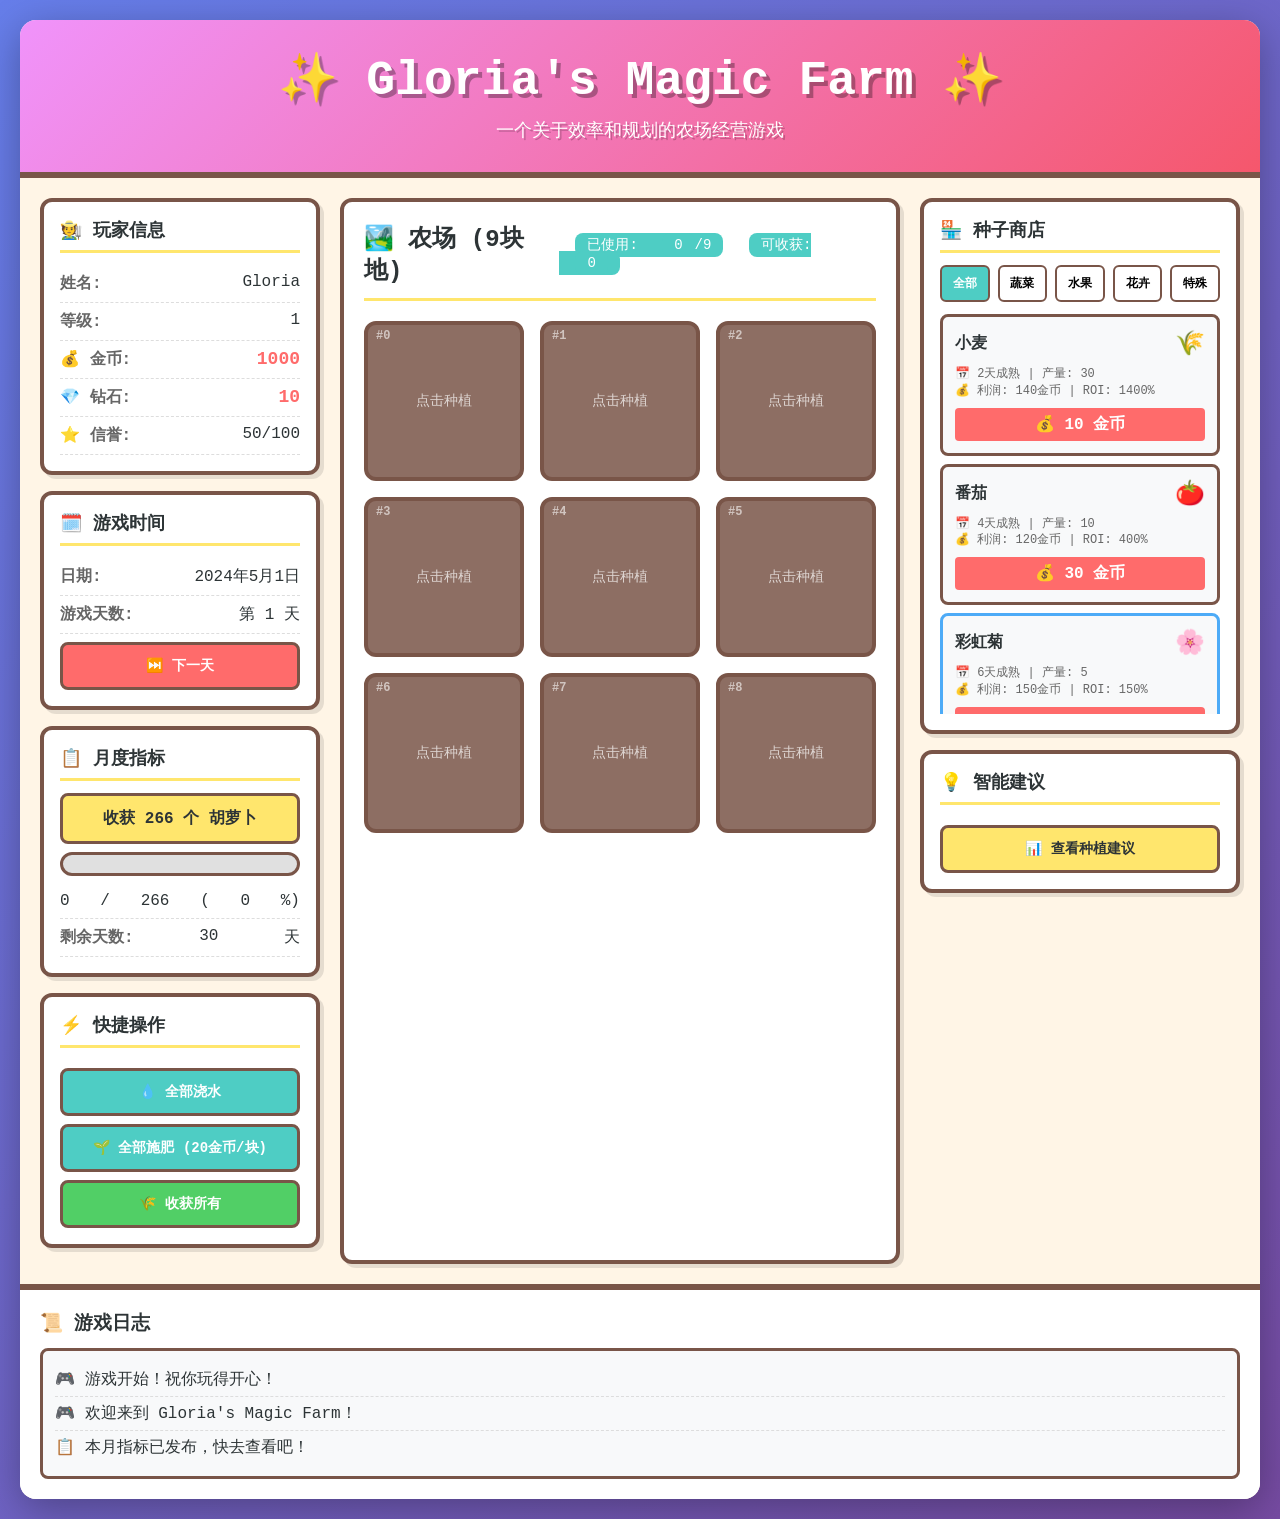
<file: index.html>
<!DOCTYPE html>
<html lang="zh-CN">
<head>
    <meta charset="UTF-8">
    <meta name="viewport" content="width=device-width, initial-scale=1.0">
    <title>✨ Gloria's Magic Farm - 魔法农场 ✨</title>
    <link rel="stylesheet" href="styles.css">
</head>
<body>
    <!-- 游戏主容器 -->
    <div id="game-container">
        <!-- 顶部横幅 -->
        <header class="game-header">
            <h1>✨ Gloria's Magic Farm ✨</h1>
            <p class="subtitle">一个关于效率和规划的农场经营游戏</p>
        </header>

        <!-- 游戏主界面 -->
        <div class="game-main">
            <!-- 左侧面板 - 玩家信息 -->
            <aside class="left-panel">
                <!-- 玩家信息卡片 -->
                <div class="panel-card player-info">
                    <h2>🧑‍🌾 玩家信息</h2>
                    <div class="info-item">
                        <span class="label">姓名:</span>
                        <span id="player-name">Gloria</span>
                    </div>
                    <div class="info-item">
                        <span class="label">等级:</span>
                        <span id="player-level">1</span>
                    </div>
                    <div class="info-item">
                        <span class="label">💰 金币:</span>
                        <span id="player-gold" class="highlight">1000</span>
                    </div>
                    <div class="info-item">
                        <span class="label">💎 钻石:</span>
                        <span id="player-diamond" class="highlight">10</span>
                    </div>
                    <div class="info-item">
                        <span class="label">⭐ 信誉:</span>
                        <span id="player-reputation">50/100</span>
                    </div>
                </div>

                <!-- 游戏时间 -->
                <div class="panel-card time-info">
                    <h2>🗓️ 游戏时间</h2>
                    <div class="info-item">
                        <span class="label">日期:</span>
                        <span id="game-date">2024年5月1日</span>
                    </div>
                    <div class="info-item">
                        <span class="label">游戏天数:</span>
                        <span id="game-day">第 1 天</span>
                    </div>
                    <button id="advance-day-btn" class="btn btn-primary">⏭️ 下一天</button>
                </div>

                <!-- 月度指标 -->
                <div class="panel-card target-info">
                    <h2>📋 月度指标</h2>
                    <div id="target-description" class="target-desc">
                        收获 350 个 小麦
                    </div>
                    <div class="progress-bar">
                        <div id="target-progress" class="progress-fill" style="width: 0%"></div>
                    </div>
                    <div class="info-item">
                        <span id="target-current">0</span> / <span id="target-total">350</span>
                        (<span id="target-percent">0</span>%)
                    </div>
                    <div class="info-item">
                        <span class="label">剩余天数:</span>
                        <span id="days-remaining">30</span> 天
                    </div>
                </div>

                <!-- 快捷操作 -->
                <div class="panel-card quick-actions">
                    <h2>⚡ 快捷操作</h2>
                    <button id="water-all-btn" class="btn btn-action">💧 全部浇水</button>
                    <button id="fertilize-all-btn" class="btn btn-action">🌱 全部施肥 (20金币/块)</button>
                    <button id="harvest-all-btn" class="btn btn-success">🌾 收获所有</button>
                </div>
            </aside>

            <!-- 中间 - 农场 -->
            <main class="farm-area">
                <div class="farm-header">
                    <h2>🏞️ 农场 (9块地)</h2>
                    <div class="farm-stats">
                        <span>已使用: <span id="occupied-plots">0</span>/9</span>
                        <span>可收获: <span id="harvestable-plots">0</span></span>
                    </div>
                </div>

                <!-- 农场地块 -->
                <div id="farm-grid" class="farm-grid">
                    <!-- 9个地块，由JavaScript动态生成 -->
                </div>
            </main>

            <!-- 右侧面板 - 商店和建议 -->
            <aside class="right-panel">
                <!-- 种子商店 -->
                <div class="panel-card shop">
                    <h2>🏪 种子商店</h2>
                    <div class="shop-filter">
                        <button class="filter-btn active" data-category="all">全部</button>
                        <button class="filter-btn" data-category="vegetable">蔬菜</button>
                        <button class="filter-btn" data-category="fruit">水果</button>
                        <button class="filter-btn" data-category="flower">花卉</button>
                        <button class="filter-btn" data-category="special">特殊</button>
                    </div>
                    <div id="shop-items" class="shop-items">
                        <!-- 商品列表由JavaScript生成 -->
                    </div>
                </div>

                <!-- 种植建议 -->
                <div class="panel-card suggestions">
                    <h2>💡 智能建议</h2>
                    <button id="show-suggestions-btn" class="btn btn-info">📊 查看种植建议</button>
                    <div id="suggestions-list" class="suggestions-list" style="display: none;">
                        <!-- 建议列表由JavaScript生成 -->
                    </div>
                </div>
            </aside>
        </div>

        <!-- 游戏日志 -->
        <div class="game-log">
            <h3>📜 游戏日志</h3>
            <div id="log-content" class="log-content">
                <div class="log-entry">🎮 欢迎来到 Gloria's Magic Farm！</div>
                <div class="log-entry">📋 本月指标已发布，快去查看吧！</div>
            </div>
        </div>
    </div>

    <!-- 模态窗口 - 地块详情 -->
    <div id="plot-modal" class="modal">
        <div class="modal-content">
            <span class="close">&times;</span>
            <h2 id="modal-title">地块详情</h2>
            <div id="modal-body">
                <!-- 内容由JavaScript生成 -->
            </div>
        </div>
    </div>

    <!-- 模态窗口 - 月度结算 -->
    <div id="settlement-modal" class="modal">
        <div class="modal-content settlement-content">
            <h2>🗓️ 月度结算</h2>
            <div id="settlement-body">
                <!-- 内容由JavaScript生成 -->
            </div>
            <button id="close-settlement-btn" class="btn btn-primary">继续游戏</button>
        </div>
    </div>

    <script src="game.js"></script>
</body>
</html>
</file>
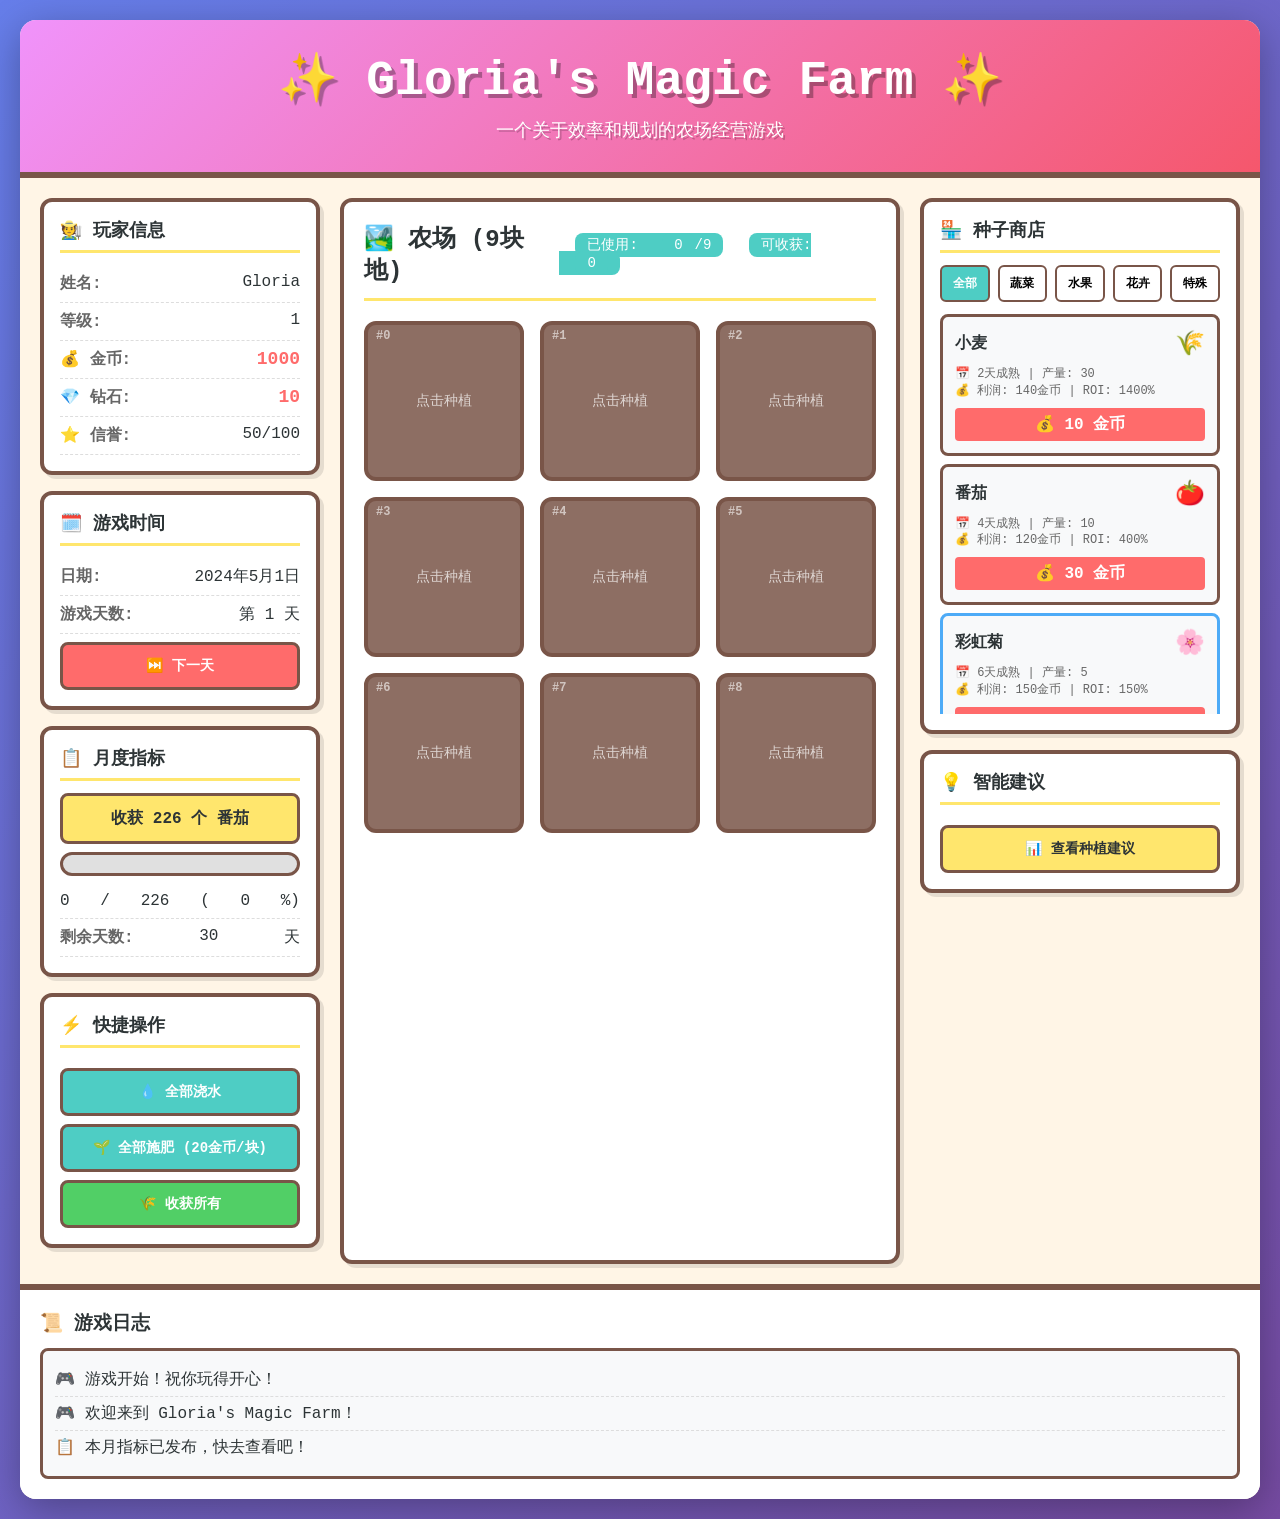
<file: game-standalone.html>
<!DOCTYPE html>
<html lang="zh-CN">
<head>
    <meta charset="UTF-8">
    <meta name="viewport" content="width=device-width, initial-scale=1.0">
    <title>✨ Gloria's Magic Farm - 魔法农场 ✨</title>
    <style>
        /* Gloria's Magic Farm - Kairosoft Style CSS */
        :root {
            --primary-color: #ff6b6b;
            --secondary-color: #4ecdc4;
            --accent-color: #ffe66d;
            --success-color: #51cf66;
            --warning-color: #ffa94d;
            --bg-light: #fff5e6;
            --bg-dark: #2c3e50;
            --text-dark: #2d3436;
            --text-light: #ffffff;
            --border-color: #795548;
            --plot-empty: #8d6e63;
            --plot-occupied: #4a7c59;
        }

        * {
            margin: 0;
            padding: 0;
            box-sizing: border-box;
        }

        body {
            font-family: 'Courier New', monospace;
            background: linear-gradient(135deg, #667eea 0%, #764ba2 100%);
            color: var(--text-dark);
            min-height: 100vh;
            padding: 20px;
        }

        #game-container {
            max-width: 1600px;
            margin: 0 auto;
            background: var(--bg-light);
            border-radius: 16px;
            box-shadow: 0 10px 40px rgba(0, 0, 0, 0.3);
            overflow: hidden;
        }

        .game-header {
            background: linear-gradient(135deg, #f093fb 0%, #f5576c 100%);
            padding: 30px;
            text-align: center;
            border-bottom: 6px solid var(--border-color);
        }

        .game-header h1 {
            font-size: 48px;
            color: var(--text-light);
            text-shadow: 4px 4px 0px rgba(0, 0, 0, 0.3);
            margin-bottom: 10px;
            animation: bounce 2s ease-in-out infinite;
        }

        .subtitle {
            color: var(--text-light);
            font-size: 18px;
            text-shadow: 2px 2px 0px rgba(0, 0, 0, 0.2);
        }

        @keyframes bounce {
            0%, 100% { transform: translateY(0); }
            50% { transform: translateY(-10px); }
        }

        .game-main {
            display: grid;
            grid-template-columns: 280px 1fr 320px;
            gap: 20px;
            padding: 20px;
            background: var(--bg-light);
        }

        .panel-card {
            background: white;
            border: 4px solid var(--border-color);
            border-radius: 12px;
            padding: 16px;
            margin-bottom: 16px;
            box-shadow: 4px 4px 0px rgba(0, 0, 0, 0.1);
        }

        .panel-card h2 {
            font-size: 18px;
            margin-bottom: 12px;
            padding-bottom: 8px;
            border-bottom: 3px solid var(--accent-color);
            color: var(--text-dark);
        }

        .info-item {
            display: flex;
            justify-content: space-between;
            padding: 8px 0;
            border-bottom: 1px dashed #ddd;
        }

        .info-item .label {
            font-weight: bold;
            color: #666;
        }

        .info-item .highlight {
            color: var(--primary-color);
            font-weight: bold;
            font-size: 18px;
        }

        .btn {
            width: 100%;
            padding: 12px;
            margin-top: 8px;
            border: 3px solid var(--border-color);
            border-radius: 8px;
            font-size: 14px;
            font-weight: bold;
            cursor: pointer;
            transition: all 0.2s;
            font-family: 'Courier New', monospace;
        }

        .btn:hover {
            transform: translateY(-2px);
            box-shadow: 4px 4px 0px rgba(0, 0, 0, 0.2);
        }

        .btn:active {
            transform: translateY(0);
            box-shadow: 2px 2px 0px rgba(0, 0, 0, 0.1);
        }

        .btn-primary {
            background: var(--primary-color);
            color: white;
        }

        .btn-success {
            background: var(--success-color);
            color: white;
        }

        .btn-action {
            background: var(--secondary-color);
            color: white;
        }

        .btn-info {
            background: var(--accent-color);
            color: var(--text-dark);
        }

        .btn-warning {
            background: var(--warning-color);
            color: white;
        }

        .progress-bar {
            width: 100%;
            height: 24px;
            background: #e0e0e0;
            border: 3px solid var(--border-color);
            border-radius: 12px;
            overflow: hidden;
            margin: 8px 0;
        }

        .progress-fill {
            height: 100%;
            background: linear-gradient(90deg, #51cf66, #37b24d);
            transition: width 0.5s ease;
        }

        .target-desc {
            background: var(--accent-color);
            padding: 12px;
            border-radius: 8px;
            border: 3px solid var(--border-color);
            margin: 8px 0;
            font-weight: bold;
            text-align: center;
        }

        .farm-area {
            background: white;
            border: 4px solid var(--border-color);
            border-radius: 12px;
            padding: 20px;
            box-shadow: 4px 4px 0px rgba(0, 0, 0, 0.1);
        }

        .farm-header {
            display: flex;
            justify-content: space-between;
            align-items: center;
            margin-bottom: 20px;
            padding-bottom: 12px;
            border-bottom: 3px solid var(--accent-color);
        }

        .farm-stats span {
            margin-left: 16px;
            padding: 4px 12px;
            background: var(--secondary-color);
            color: white;
            border-radius: 8px;
            font-size: 14px;
        }

        .farm-grid {
            display: grid;
            grid-template-columns: repeat(3, 1fr);
            gap: 16px;
            margin-top: 20px;
        }

        .plot {
            aspect-ratio: 1;
            background: var(--plot-empty);
            border: 4px solid var(--border-color);
            border-radius: 12px;
            padding: 12px;
            cursor: pointer;
            transition: all 0.3s;
            position: relative;
            overflow: hidden;
        }

        .plot:hover {
            transform: scale(1.05);
            box-shadow: 0 6px 12px rgba(0, 0, 0, 0.2);
        }

        .plot.occupied {
            background: var(--plot-occupied);
        }

        .plot.harvestable {
            background: linear-gradient(135deg, #ffd93d 0%, #ff8b3d 100%);
            animation: pulse 1.5s ease-in-out infinite;
        }

        @keyframes pulse {
            0%, 100% { box-shadow: 0 0 0px rgba(255, 193, 7, 0.4); }
            50% { box-shadow: 0 0 20px rgba(255, 193, 7, 0.8); }
        }

        .plot-id {
            position: absolute;
            top: 4px;
            left: 8px;
            font-size: 12px;
            font-weight: bold;
            color: rgba(255, 255, 255, 0.6);
        }

        .plot-content {
            display: flex;
            flex-direction: column;
            align-items: center;
            justify-content: center;
            height: 100%;
            text-align: center;
            color: white;
        }

        .crop-icon {
            font-size: 48px;
            margin-bottom: 8px;
        }

        .crop-name {
            font-size: 16px;
            font-weight: bold;
            margin-bottom: 4px;
        }

        .crop-status {
            font-size: 12px;
            background: rgba(0, 0, 0, 0.3);
            padding: 4px 8px;
            border-radius: 4px;
            margin-top: 4px;
        }

        .plot-empty-text {
            color: rgba(255, 255, 255, 0.7);
            font-size: 14px;
        }

        .shop-filter {
            display: flex;
            gap: 8px;
            margin-bottom: 12px;
            flex-wrap: wrap;
        }

        .filter-btn {
            flex: 1;
            padding: 8px;
            border: 2px solid var(--border-color);
            background: white;
            border-radius: 6px;
            cursor: pointer;
            font-size: 12px;
            font-weight: bold;
            transition: all 0.2s;
        }

        .filter-btn.active {
            background: var(--secondary-color);
            color: white;
        }

        .shop-items {
            max-height: 400px;
            overflow-y: auto;
        }

        .shop-item {
            background: #f8f9fa;
            border: 3px solid var(--border-color);
            border-radius: 8px;
            padding: 12px;
            margin-bottom: 8px;
            cursor: pointer;
            transition: all 0.2s;
        }

        .shop-item:hover {
            background: var(--accent-color);
            transform: translateX(4px);
        }

        .shop-item-header {
            display: flex;
            justify-content: space-between;
            align-items: center;
            margin-bottom: 8px;
        }

        .shop-item-name {
            font-weight: bold;
            font-size: 16px;
        }

        .shop-item-icon {
            font-size: 24px;
        }

        .shop-item-info {
            font-size: 12px;
            color: #666;
            line-height: 1.4;
        }

        .shop-item-price {
            margin-top: 8px;
            padding: 6px;
            background: var(--primary-color);
            color: white;
            border-radius: 4px;
            text-align: center;
            font-weight: bold;
        }

        .shop-item.rarity-rare {
            border-color: #4dabf7;
        }

        .shop-item.rarity-epic {
            border-color: #9775fa;
        }

        .shop-item.rarity-legendary {
            border-color: #ffd43b;
            background: linear-gradient(135deg, #fff9db 0%, #ffeaa7 100%);
        }

        .suggestions-list {
            max-height: 300px;
            overflow-y: auto;
            margin-top: 12px;
        }

        .suggestion-item {
            background: #f8f9fa;
            border: 2px solid var(--border-color);
            border-radius: 8px;
            padding: 10px;
            margin-bottom: 8px;
            font-size: 12px;
        }

        .suggestion-item strong {
            color: var(--primary-color);
        }

        .game-log {
            background: white;
            border-top: 6px solid var(--border-color);
            padding: 20px;
        }

        .game-log h3 {
            margin-bottom: 12px;
            color: var(--text-dark);
        }

        .log-content {
            max-height: 150px;
            overflow-y: auto;
            background: #f8f9fa;
            border: 3px solid var(--border-color);
            border-radius: 8px;
            padding: 12px;
        }

        .log-entry {
            padding: 6px 0;
            border-bottom: 1px dashed #ddd;
            animation: slideIn 0.3s ease;
        }

        @keyframes slideIn {
            from {
                opacity: 0;
                transform: translateX(-20px);
            }
            to {
                opacity: 1;
                transform: translateX(0);
            }
        }

        .log-entry:last-child {
            border-bottom: none;
        }

        .modal {
            display: none;
            position: fixed;
            z-index: 1000;
            left: 0;
            top: 0;
            width: 100%;
            height: 100%;
            background-color: rgba(0, 0, 0, 0.7);
            animation: fadeIn 0.3s;
        }

        @keyframes fadeIn {
            from { opacity: 0; }
            to { opacity: 1; }
        }

        .modal-content {
            background-color: white;
            margin: 10% auto;
            padding: 30px;
            border: 6px solid var(--border-color);
            border-radius: 16px;
            width: 80%;
            max-width: 600px;
            position: relative;
            animation: slideDown 0.3s;
        }

        @keyframes slideDown {
            from {
                transform: translateY(-50px);
                opacity: 0;
            }
            to {
                transform: translateY(0);
                opacity: 1;
            }
        }

        .close {
            color: #aaa;
            float: right;
            font-size: 32px;
            font-weight: bold;
            cursor: pointer;
            line-height: 20px;
        }

        .close:hover {
            color: var(--primary-color);
        }

        .settlement-content {
            text-align: center;
        }

        .settlement-content h2 {
            margin-bottom: 20px;
            color: var(--primary-color);
        }

        @media (max-width: 1200px) {
            .game-main {
                grid-template-columns: 1fr;
            }

            .left-panel,
            .right-panel {
                display: grid;
                grid-template-columns: repeat(2, 1fr);
                gap: 16px;
            }
        }

        @media (max-width: 768px) {
            .game-header h1 {
                font-size: 32px;
            }

            .left-panel,
            .right-panel {
                grid-template-columns: 1fr;
            }

            .farm-grid {
                grid-template-columns: repeat(2, 1fr);
            }
        }

        ::-webkit-scrollbar {
            width: 10px;
        }

        ::-webkit-scrollbar-track {
            background: #f1f1f1;
            border-radius: 10px;
        }

        ::-webkit-scrollbar-thumb {
            background: var(--secondary-color);
            border-radius: 10px;
        }

        ::-webkit-scrollbar-thumb:hover {
            background: var(--primary-color);
        }
    </style>
</head>
<body>
    <div id="game-container">
        <header class="game-header">
            <h1>✨ Gloria's Magic Farm ✨</h1>
            <p class="subtitle">一个关于效率和规划的农场经营游戏</p>
        </header>

        <div class="game-main">
            <aside class="left-panel">
                <div class="panel-card player-info">
                    <h2>🧑‍🌾 玩家信息</h2>
                    <div class="info-item">
                        <span class="label">姓名:</span>
                        <span id="player-name">Gloria</span>
                    </div>
                    <div class="info-item">
                        <span class="label">等级:</span>
                        <span id="player-level">1</span>
                    </div>
                    <div class="info-item">
                        <span class="label">💰 金币:</span>
                        <span id="player-gold" class="highlight">1000</span>
                    </div>
                    <div class="info-item">
                        <span class="label">💎 钻石:</span>
                        <span id="player-diamond" class="highlight">10</span>
                    </div>
                    <div class="info-item">
                        <span class="label">⭐ 信誉:</span>
                        <span id="player-reputation">50/100</span>
                    </div>
                </div>

                <div class="panel-card time-info">
                    <h2>🗓️ 游戏时间</h2>
                    <div class="info-item">
                        <span class="label">日期:</span>
                        <span id="game-date">2024年5月1日</span>
                    </div>
                    <div class="info-item">
                        <span class="label">游戏天数:</span>
                        <span id="game-day">第 1 天</span>
                    </div>
                    <button id="advance-day-btn" class="btn btn-primary">⏭️ 下一天</button>
                </div>

                <div class="panel-card target-info">
                    <h2>📋 月度指标</h2>
                    <div id="target-description" class="target-desc">
                        收获 350 个 小麦
                    </div>
                    <div class="progress-bar">
                        <div id="target-progress" class="progress-fill" style="width: 0%"></div>
                    </div>
                    <div class="info-item">
                        <span id="target-current">0</span> / <span id="target-total">350</span>
                        (<span id="target-percent">0</span>%)
                    </div>
                    <div class="info-item">
                        <span class="label">剩余天数:</span>
                        <span id="days-remaining">30</span> 天
                    </div>
                </div>

                <div class="panel-card quick-actions">
                    <h2>⚡ 快捷操作</h2>
                    <button id="water-all-btn" class="btn btn-action">💧 全部浇水</button>
                    <button id="fertilize-all-btn" class="btn btn-action">🌱 全部施肥 (20金币/块)</button>
                    <button id="harvest-all-btn" class="btn btn-success">🌾 收获所有</button>
                </div>
            </aside>

            <main class="farm-area">
                <div class="farm-header">
                    <h2>🏞️ 农场 (9块地)</h2>
                    <div class="farm-stats">
                        <span>已使用: <span id="occupied-plots">0</span>/9</span>
                        <span>可收获: <span id="harvestable-plots">0</span></span>
                    </div>
                </div>
                <div id="farm-grid" class="farm-grid"></div>
            </main>

            <aside class="right-panel">
                <div class="panel-card shop">
                    <h2>🏪 种子商店</h2>
                    <div class="shop-filter">
                        <button class="filter-btn active" data-category="all">全部</button>
                        <button class="filter-btn" data-category="vegetable">蔬菜</button>
                        <button class="filter-btn" data-category="fruit">水果</button>
                        <button class="filter-btn" data-category="flower">花卉</button>
                        <button class="filter-btn" data-category="special">特殊</button>
                    </div>
                    <div id="shop-items" class="shop-items"></div>
                </div>

                <div class="panel-card suggestions">
                    <h2>💡 智能建议</h2>
                    <button id="show-suggestions-btn" class="btn btn-info">📊 查看种植建议</button>
                    <div id="suggestions-list" class="suggestions-list" style="display: none;"></div>
                </div>
            </aside>
        </div>

        <div class="game-log">
            <h3>📜 游戏日志</h3>
            <div id="log-content" class="log-content">
                <div class="log-entry">🎮 欢迎来到 Gloria's Magic Farm！</div>
                <div class="log-entry">📋 本月指标已发布，快去查看吧！</div>
            </div>
        </div>
    </div>

    <div id="plot-modal" class="modal">
        <div class="modal-content">
            <span class="close">&times;</span>
            <h2 id="modal-title">地块详情</h2>
            <div id="modal-body"></div>
        </div>
    </div>

    <div id="settlement-modal" class="modal">
        <div class="modal-content settlement-content">
            <h2>🗓️ 月度结算</h2>
            <div id="settlement-body"></div>
            <button id="close-settlement-btn" class="btn btn-primary">继续游戏</button>
        </div>
    </div>

    <script>
        // 作物数据库（内联到HTML中）
        const CROPS_DATABASE = {
            "小麦": { name: "小麦", icon: "🌾", seedPrice: 10, growthDays: 2, baseYield: 30, basePrice: 5, season: ["春", "秋"], category: "vegetable", rarity: "common", description: "周期短，适合冲刺数量指标" },
            "番茄": { name: "番茄", icon: "🍅", seedPrice: 30, growthDays: 4, baseYield: 10, basePrice: 15, season: ["夏"], category: "fruit", rarity: "common", description: "单价高，适合经济指标" },
            "彩虹菊": { name: "彩虹菊", icon: "🌸", seedPrice: 100, growthDays: 6, baseYield: 5, basePrice: 50, season: ["春"], category: "flower", rarity: "rare", description: "花卉，用于多样性指标" },
            "黄金南瓜": { name: "黄金南瓜", icon: "🎃", seedPrice: 200, growthDays: 8, baseYield: 1, basePrice: 300, season: ["秋"], category: "special", rarity: "epic", description: "稀有作物，用于奇迹指标" },
            "胡萝卜": { name: "胡萝卜", icon: "🥕", seedPrice: 15, growthDays: 3, baseYield: 20, basePrice: 8, season: ["春", "秋", "冬"], category: "vegetable", rarity: "common", description: "生命力顽强，三季可种" },
            "草莓": { name: "草莓", icon: "🍓", seedPrice: 50, growthDays: 5, baseYield: 15, basePrice: 20, season: ["春", "夏"], category: "fruit", rarity: "common", description: "香甜可口，市场需求大" },
            "薰衣草": { name: "薰衣草", icon: "💜", seedPrice: 80, growthDays: 7, baseYield: 8, basePrice: 45, season: ["夏"], category: "flower", rarity: "rare", description: "紫色浪漫，可制作香薰" },
            "蓝莓": { name: "蓝莓", icon: "🫐", seedPrice: 60, growthDays: 6, baseYield: 12, basePrice: 25, season: ["夏", "秋"], category: "fruit", rarity: "rare", description: "富含花青素" },
            "向日葵": { name: "向日葵", icon: "🌻", seedPrice: 40, growthDays: 5, baseYield: 10, basePrice: 18, season: ["夏"], category: "flower", rarity: "common", description: "阳光的象征" },
            "水晶葡萄": { name: "水晶葡萄", icon: "🍇", seedPrice: 300, growthDays: 10, baseYield: 3, basePrice: 400, season: ["夏", "秋"], category: "special", rarity: "legendary", description: "传说中的奇迹作物" },
            "玫瑰": { name: "玫瑰", icon: "🌹", seedPrice: 120, growthDays: 8, baseYield: 6, basePrice: 60, season: ["春", "夏"], category: "flower", rarity: "rare", description: "爱情的象征" },
            "白萝卜": { name: "白萝卜", icon: "🥬", seedPrice: 12, growthDays: 3, baseYield: 25, basePrice: 6, season: ["秋", "冬"], category: "vegetable", rarity: "common", description: "冬季的主力蔬菜" },
            "魔法蘑菇": { name: "魔法蘑菇", icon: "🍄", seedPrice: 250, growthDays: 9, baseYield: 2, basePrice: 350, season: ["秋"], category: "special", rarity: "epic", description: "月光下会发光" },
            "樱花树苗": { name: "樱花树苗", icon: "🌸", seedPrice: 500, growthDays: 15, baseYield: 1, basePrice: 800, season: ["春"], category: "special", rarity: "legendary", description: "开花时美不胜收" }
        };

        // 作物类
        class Crop {
            constructor(cropData, plantedDate, plotId) {
                this.name = cropData.name;
                this.icon = cropData.icon;
                this.growthDays = cropData.growthDays;
                this.baseYield = cropData.baseYield;
                this.basePrice = cropData.basePrice;
                this.category = cropData.category;
                this.rarity = cropData.rarity;
                this.plantedDate = new Date(plantedDate);
                this.plotId = plotId;
                this.isHarvestable = false;
                this.isHarvested = false;
                this.quality = "normal";
                this.waterLevel = 100;
                this.fertilizerLevel = 0;
                this.health = 100;
            }

            updateGrowth(currentDate) {
                if (this.isHarvested) return false;
                const daysPassed = Math.floor((currentDate - this.plantedDate) / (1000 * 60 * 60 * 24));
                if (daysPassed >= this.growthDays) {
                    this.isHarvestable = true;
                }
                return this.isHarvestable;
            }

            getDaysUntilHarvest(currentDate) {
                if (this.isHarvested) return -1;
                const daysPassed = Math.floor((currentDate - this.plantedDate) / (1000 * 60 * 60 * 24));
                const daysLeft = this.growthDays - daysPassed;
                return Math.max(0, daysLeft);
            }

            water() {
                this.waterLevel = Math.min(100, this.waterLevel + 30);
            }

            fertilize() {
                this.fertilizerLevel = Math.min(100, this.fertilizerLevel + 20);
            }

            updateHealth() {
                if (this.waterLevel < 30) {
                    this.health = Math.max(0, this.health - 10);
                }
                this.waterLevel = Math.max(0, this.waterLevel - 15);
            }

            calculateYield() {
                let yieldMultiplier = 1.0;
                if (this.health >= 90) yieldMultiplier *= 1.2;
                else if (this.health >= 70) yieldMultiplier *= 1.0;
                else if (this.health >= 50) yieldMultiplier *= 0.8;
                else yieldMultiplier *= 0.5;
                if (this.fertilizerLevel >= 80) yieldMultiplier *= 1.3;
                else if (this.fertilizerLevel >= 50) yieldMultiplier *= 1.1;
                return Math.floor(this.baseYield * yieldMultiplier);
            }

            harvest() {
                if (!this.isHarvestable || this.isHarvested) return null;
                this.isHarvested = true;
                const quantity = this.calculateYield();
                if (this.health >= 95 && this.fertilizerLevel >= 80) {
                    this.quality = "perfect";
                } else if (this.health >= 85 && this.fertilizerLevel >= 60) {
                    this.quality = "excellent";
                } else if (this.health >= 70 && this.fertilizerLevel >= 40) {
                    this.quality = "good";
                } else {
                    this.quality = "normal";
                }
                const priceMultiplier = { "perfect": 2.0, "excellent": 1.5, "good": 1.2, "normal": 1.0 }[this.quality];
                const totalValue = Math.floor(quantity * this.basePrice * priceMultiplier);
                return { cropName: this.name, quantity: quantity, quality: this.quality, value: totalValue, icon: this.icon };
            }
        }

        // 游戏类
        class GloriaMagicFarm {
            constructor() {
                this.player = {
                    name: "Gloria",
                    gold: 1000,
                    diamond: 10,
                    reputation: 50,
                    level: 1,
                    cropsHarvested: {},
                    plantedVariety: { vegetable: new Set(), fruit: new Set(), flower: new Set(), special: new Set() },
                    maxDailySale: 0
                };
                this.currentDate = new Date(2024, 4, 1);
                this.gameDay = 1;
                this.plots = Array(9).fill(null).map((_, i) => ({ id: i, crop: null, isOccupied: false }));
                this.monthlyTarget = this.generateMonthlyTarget();
                this.initUI();
                this.renderAll();
            }

            generateMonthlyTarget() {
                const types = ["harvest", "sell"];
                const type = types[Math.floor(Math.random() * types.length)];
                let target = { type: type };
                if (type === "harvest") {
                    const crops = ["小麦", "胡萝卜", "番茄"];
                    const crop = crops[Math.floor(Math.random() * crops.length)];
                    const amount = Math.floor(Math.random() * 200) + 200;
                    target.crop = crop;
                    target.value = amount;
                    target.description = `收获 ${amount} 个 ${crop}`;
                    target.reward = { gold: amount * 10, diamond: 5, reputation: 10 };
                } else if (type === "sell") {
                    const amount = Math.floor(Math.random() * 5000) + 5000;
                    target.value = amount;
                    target.description = `实现单日农场收入达到 ${amount} 金币`;
                    target.reward = { gold: Math.floor(amount / 3), diamond: 10, reputation: 12 };
                }
                target.startDate = new Date(this.currentDate);
                target.endDate = new Date(this.currentDate.getFullYear(), this.currentDate.getMonth() + 1, 0);
                return target;
            }

            checkTargetProgress() {
                const target = this.monthlyTarget;
                let current = 0;
                if (target.type === "harvest") {
                    current = this.player.cropsHarvested[target.crop] || 0;
                } else if (target.type === "sell") {
                    current = this.player.maxDailySale;
                }
                return { current: current, total: target.value, percent: Math.min(100, (current / target.value) * 100) };
            }

            settleMonth() {
                const progress = this.checkTargetProgress();
                const isCompleted = progress.current >= progress.total;
                let message = "";
                if (isCompleted) {
                    message = `🎉 恭喜！你成功完成了本月指标！\n\n获得奖励：\n💰 金币: ${this.monthlyTarget.reward.gold}\n💎 钻石: ${this.monthlyTarget.reward.diamond}\n⭐ 信誉度: +${this.monthlyTarget.reward.reputation}`;
                    this.player.gold += this.monthlyTarget.reward.gold;
                    this.player.diamond += this.monthlyTarget.reward.diamond;
                    this.player.reputation = Math.min(100, this.player.reputation + this.monthlyTarget.reward.reputation);
                } else {
                    message = `💔 很遗憾，你未能完成本月指标。\n\n目标: ${this.monthlyTarget.description}\n完成: ${progress.current}/${progress.total}\n\n罚款 500 金币，信誉度 -20`;
                    this.player.gold = Math.max(0, this.player.gold - 500);
                    this.player.reputation = Math.max(0, this.player.reputation - 20);
                }
                this.player.cropsHarvested = {};
                this.player.maxDailySale = 0;
                this.monthlyTarget = this.generateMonthlyTarget();
                return { isCompleted, message };
            }

            plantCrop(cropName, plotId) {
                const cropData = CROPS_DATABASE[cropName];
                if (!cropData) return { success: false, message: `未找到作物: ${cropName}` };
                if (this.player.gold < cropData.seedPrice) return { success: false, message: `金币不足！需要 ${cropData.seedPrice} 金币` };
                const plot = this.plots[plotId];
                if (plot.isOccupied) return { success: false, message: "该地块已被占用" };
                this.player.gold -= cropData.seedPrice;
                const crop = new Crop(cropData, this.currentDate, plotId);
                plot.crop = crop;
                plot.isOccupied = true;
                this.player.plantedVariety[cropData.category].add(cropName);
                this.addLog(`✅ 在地块 ${plotId} 种植了 ${cropName}`);
                return { success: true, message: `成功种植 ${cropName}` };
            }

            harvestPlot(plotId) {
                const plot = this.plots[plotId];
                if (!plot.isOccupied || !plot.crop) return { success: false, message: "该地块没有作物" };
                if (!plot.crop.isHarvestable) return { success: false, message: "作物还未成熟" };
                const result = plot.crop.harvest();
                if (!result) return { success: false, message: "收获失败" };
                if (!this.player.cropsHarvested[result.cropName]) {
                    this.player.cropsHarvested[result.cropName] = 0;
                }
                this.player.cropsHarvested[result.cropName] += result.quantity;
                this.player.gold += result.value;
                if (result.value > this.player.maxDailySale) {
                    this.player.maxDailySale = result.value;
                }
                plot.crop = null;
                plot.isOccupied = false;
                this.addLog(`🌾 收获 ${result.quantity} 个 ${result.quality} 品质的 ${result.cropName}，获得 ${result.value} 金币`);
                return { success: true, message: `成功收获！获得 ${result.value} 金币`, result };
            }

            waterPlot(plotId) {
                const plot = this.plots[plotId];
                if (plot.isOccupied && plot.crop) {
                    plot.crop.water();
                    return { success: true };
                }
                return { success: false };
            }

            fertilizePlot(plotId) {
                const plot = this.plots[plotId];
                if (plot.isOccupied && plot.crop) {
                    if (this.player.gold < 20) return { success: false, message: "金币不足" };
                    this.player.gold -= 20;
                    plot.crop.fertilize();
                    return { success: true };
                }
                return { success: false };
            }

            waterAll() {
                let count = 0;
                this.plots.forEach(plot => {
                    if (this.waterPlot(plot.id).success) count++;
                });
                this.addLog(`💧 给 ${count} 块地浇水`);
                this.renderAll();
            }

            fertilizeAll() {
                const occupiedCount = this.plots.filter(p => p.isOccupied).length;
                const cost = occupiedCount * 20;
                if (this.player.gold < cost) {
                    alert(`金币不足！需要 ${cost} 金币`);
                    return;
                }
                let count = 0;
                this.plots.forEach(plot => {
                    if (this.fertilizePlot(plot.id).success) count++;
                });
                this.addLog(`🌱 给 ${count} 块地施肥，花费 ${cost} 金币`);
                this.renderAll();
            }

            harvestAll() {
                let totalValue = 0;
                let count = 0;
                this.plots.forEach(plot => {
                    if (plot.isOccupied && plot.crop && plot.crop.isHarvestable) {
                        const result = this.harvestPlot(plot.id);
                        if (result.success) {
                            totalValue += result.result.value;
                            count++;
                        }
                    }
                });
                if (count > 0) {
                    this.addLog(`🎉 收获 ${count} 块地，总共获得 ${totalValue} 金币`);
                } else {
                    this.addLog(`⚠️ 没有可收获的作物`);
                }
                this.renderAll();
            }

            advanceDay() {
                this.currentDate = new Date(this.currentDate.getTime() + 24 * 60 * 60 * 1000);
                this.gameDay++;
                this.plots.forEach(plot => {
                    if (plot.isOccupied && plot.crop) {
                        plot.crop.updateGrowth(this.currentDate);
                        plot.crop.updateHealth();
                    }
                });
                this.addLog(`📅 新的一天！第 ${this.gameDay} 天`);
                const tomorrow = new Date(this.currentDate.getTime() + 24 * 60 * 60 * 1000);
                if (tomorrow.getDate() === 1) {
                    const settlement = this.settleMonth();
                    this.showSettlement(settlement);
                }
                this.renderAll();
            }

            getPlantingSuggestions() {
                const monthEnd = new Date(this.currentDate.getFullYear(), this.currentDate.getMonth() + 1, 0);
                const daysLeft = Math.floor((monthEnd - this.currentDate) / (1000 * 60 * 60 * 24));
                const suggestions = [];
                for (const [name, crop] of Object.entries(CROPS_DATABASE)) {
                    if (crop.growthDays <= daysLeft) {
                        const profit = crop.basePrice * crop.baseYield - crop.seedPrice;
                        const roi = (profit / crop.seedPrice) * 100;
                        const margin = daysLeft - crop.growthDays;
                        suggestions.push({
                            name: name,
                            icon: crop.icon,
                            growthDays: crop.growthDays,
                            margin: margin,
                            profit: profit,
                            roi: roi,
                            score: margin * 2 + roi / 10
                        });
                    }
                }
                suggestions.sort((a, b) => b.score - a.score);
                return suggestions.slice(0, 5);
            }

            initUI() {
                const farmGrid = document.getElementById('farm-grid');
                farmGrid.innerHTML = '';
                for (let i = 0; i < 9; i++) {
                    const plotDiv = document.createElement('div');
                    plotDiv.className = 'plot';
                    plotDiv.id = `plot-${i}`;
                    plotDiv.onclick = () => this.showPlotModal(i);
                    farmGrid.appendChild(plotDiv);
                }
                this.renderShop('all');
                document.getElementById('advance-day-btn').onclick = () => this.advanceDay();
                document.getElementById('water-all-btn').onclick = () => this.waterAll();
                document.getElementById('fertilize-all-btn').onclick = () => this.fertilizeAll();
                document.getElementById('harvest-all-btn').onclick = () => this.harvestAll();
                document.getElementById('show-suggestions-btn').onclick = () => this.toggleSuggestions();
                document.querySelectorAll('.filter-btn').forEach(btn => {
                    btn.onclick = () => {
                        document.querySelectorAll('.filter-btn').forEach(b => b.classList.remove('active'));
                        btn.classList.add('active');
                        this.renderShop(btn.dataset.category);
                    };
                });
                document.querySelector('.close').onclick = () => {
                    document.getElementById('plot-modal').style.display = 'none';
                };
                document.getElementById('close-settlement-btn').onclick = () => {
                    document.getElementById('settlement-modal').style.display = 'none';
                };
                window.onclick = (event) => {
                    const modal = document.getElementById('plot-modal');
                    if (event.target === modal) {
                        modal.style.display = 'none';
                    }
                };
            }

            renderAll() {
                this.renderPlayerInfo();
                this.renderTimeInfo();
                this.renderTargetInfo();
                this.renderFarm();
                this.renderFarmStats();
            }

            renderPlayerInfo() {
                document.getElementById('player-name').textContent = this.player.name;
                document.getElementById('player-level').textContent = this.player.level;
                document.getElementById('player-gold').textContent = this.player.gold;
                document.getElementById('player-diamond').textContent = this.player.diamond;
                document.getElementById('player-reputation').textContent = `${this.player.reputation}/100`;
            }

            renderTimeInfo() {
                const dateStr = `${this.currentDate.getFullYear()}年${this.currentDate.getMonth() + 1}月${this.currentDate.getDate()}日`;
                document.getElementById('game-date').textContent = dateStr;
                document.getElementById('game-day').textContent = `第 ${this.gameDay} 天`;
            }

            renderTargetInfo() {
                const target = this.monthlyTarget;
                const progress = this.checkTargetProgress();
                const monthEnd = new Date(this.currentDate.getFullYear(), this.currentDate.getMonth() + 1, 0);
                const daysLeft = Math.floor((monthEnd - this.currentDate) / (1000 * 60 * 60 * 24));
                document.getElementById('target-description').textContent = target.description;
                document.getElementById('target-current').textContent = progress.current;
                document.getElementById('target-total').textContent = progress.total;
                document.getElementById('target-percent').textContent = Math.floor(progress.percent);
                document.getElementById('target-progress').style.width = `${progress.percent}%`;
                document.getElementById('days-remaining').textContent = daysLeft;
            }

            renderFarm() {
                this.plots.forEach((plot, i) => {
                    const plotDiv = document.getElementById(`plot-${i}`);
                    plotDiv.className = 'plot';
                    if (plot.isOccupied && plot.crop) {
                        plot.crop.updateGrowth(this.currentDate);
                        if (plot.crop.isHarvestable) {
                            plotDiv.classList.add('harvestable');
                        } else {
                            plotDiv.classList.add('occupied');
                        }
                        const daysLeft = plot.crop.getDaysUntilHarvest(this.currentDate);
                        const statusText = plot.crop.isHarvestable ? '✅ 可收获' : `⏳ ${daysLeft}天`;
                        plotDiv.innerHTML = `
                            <div class="plot-id">#${i}</div>
                            <div class="plot-content">
                                <div class="crop-icon">${plot.crop.icon}</div>
                                <div class="crop-name">${plot.crop.name}</div>
                                <div class="crop-status">${statusText}</div>
                                <div class="crop-status">💧${Math.floor(plot.crop.waterLevel)}%</div>
                            </div>
                        `;
                    } else {
                        plotDiv.innerHTML = `
                            <div class="plot-id">#${i}</div>
                            <div class="plot-content">
                                <div class="plot-empty-text">点击种植</div>
                            </div>
                        `;
                    }
                });
            }

            renderFarmStats() {
                const occupied = this.plots.filter(p => p.isOccupied).length;
                const harvestable = this.plots.filter(p => p.isOccupied && p.crop && p.crop.isHarvestable).length;
                document.getElementById('occupied-plots').textContent = occupied;
                document.getElementById('harvestable-plots').textContent = harvestable;
            }

            renderShop(category) {
                const shopItems = document.getElementById('shop-items');
                shopItems.innerHTML = '';
                for (const [name, crop] of Object.entries(CROPS_DATABASE)) {
                    if (category !== 'all' && crop.category !== category) continue;
                    const itemDiv = document.createElement('div');
                    itemDiv.className = `shop-item rarity-${crop.rarity}`;
                    itemDiv.onclick = () => this.buyAndPlant(name);
                    const profit = crop.basePrice * crop.baseYield - crop.seedPrice;
                    const roi = ((profit / crop.seedPrice) * 100).toFixed(0);
                    itemDiv.innerHTML = `
                        <div class="shop-item-header">
                            <span class="shop-item-name">${name}</span>
                            <span class="shop-item-icon">${crop.icon}</span>
                        </div>
                        <div class="shop-item-info">
                            📅 ${crop.growthDays}天成熟 | 产量: ${crop.baseYield}<br>
                            💰 利润: ${profit}金币 | ROI: ${roi}%
                        </div>
                        <div class="shop-item-price">💰 ${crop.seedPrice} 金币</div>
                    `;
                    shopItems.appendChild(itemDiv);
                }
            }

            buyAndPlant(cropName) {
                const emptyPlot = this.plots.find(p => !p.isOccupied);
                if (!emptyPlot) {
                    alert('没有空闲的地块了！');
                    return;
                }
                const result = this.plantCrop(cropName, emptyPlot.id);
                if (result.success) {
                    this.renderAll();
                } else {
                    alert(result.message);
                }
            }

            toggleSuggestions() {
                const suggestionsDiv = document.getElementById('suggestions-list');
                if (suggestionsDiv.style.display === 'none') {
                    const suggestions = this.getPlantingSuggestions();
                    suggestionsDiv.innerHTML = '';
                    suggestions.forEach((s, i) => {
                        const div = document.createElement('div');
                        div.className = 'suggestion-item';
                        div.innerHTML = `
                            <strong>${i + 1}. ${s.icon} ${s.name}</strong><br>
                            生长: ${s.growthDays}天 | 余量: ${s.margin}天<br>
                            利润: ${s.profit}金币 | ROI: ${s.roi.toFixed(0)}%
                        `;
                        suggestionsDiv.appendChild(div);
                    });
                    suggestionsDiv.style.display = 'block';
                } else {
                    suggestionsDiv.style.display = 'none';
                }
            }

            showPlotModal(plotId) {
                const plot = this.plots[plotId];
                const modal = document.getElementById('plot-modal');
                const modalBody = document.getElementById('modal-body');
                if (plot.isOccupied && plot.crop) {
                    const daysLeft = plot.crop.getDaysUntilHarvest(this.currentDate);
                    modalBody.innerHTML = `
                        <div style="text-align: center; margin-bottom: 20px;">
                            <div style="font-size: 64px;">${plot.crop.icon}</div>
                            <h3>${plot.crop.name}</h3>
                        </div>
                        <div class="info-item"><span>状态:</span> <span>${plot.crop.isHarvestable ? '✅ 可收获' : `⏳ 还需 ${daysLeft} 天`}</span></div>
                        <div class="info-item"><span>健康度:</span> <span>${Math.floor(plot.crop.health)}%</span></div>
                        <div class="info-item"><span>水分:</span> <span>${Math.floor(plot.crop.waterLevel)}%</span></div>
                        <div class="info-item"><span>肥料:</span> <span>${Math.floor(plot.crop.fertilizerLevel)}%</span></div>
                        <div class="info-item"><span>预计产量:</span> <span>${plot.crop.calculateYield()} 个</span></div>
                        <div style="margin-top: 20px;">
                            ${plot.crop.isHarvestable ?
                                `<button class="btn btn-success" onclick="game.harvestPlot(${plotId}); game.renderAll(); document.getElementById('plot-modal').style.display='none';">🌾 收获</button>` :
                                `<button class="btn btn-action" onclick="game.waterPlot(${plotId}); game.renderAll(); document.getElementById('plot-modal').style.display='none';">💧 浇水</button>
                                 <button class="btn btn-warning" onclick="game.fertilizePlot(${plotId}); game.renderAll(); document.getElementById('plot-modal').style.display='none';">🌱 施肥 (20金币)</button>`
                            }
                        </div>
                    `;
                } else {
                    modalBody.innerHTML = `
                        <p style="text-align: center; margin: 20px 0;">这是一块空地，选择一个作物种植吧！</p>
                        <div id="plant-options"></div>
                    `;
                    const plantOptions = document.getElementById('plant-options');
                    for (const [name, crop] of Object.entries(CROPS_DATABASE)) {
                        const btn = document.createElement('button');
                        btn.className = 'btn btn-info';
                        btn.style.marginTop = '8px';
                        btn.innerHTML = `${crop.icon} ${name} (${crop.seedPrice}金币)`;
                        btn.onclick = () => {
                            this.plantCrop(name, plotId);
                            this.renderAll();
                            modal.style.display = 'none';
                        };
                        plantOptions.appendChild(btn);
                    }
                }
                document.getElementById('modal-title').textContent = `地块 #${plotId}`;
                modal.style.display = 'block';
            }

            showSettlement(settlement) {
                const modal = document.getElementById('settlement-modal');
                const body = document.getElementById('settlement-body');
                body.innerHTML = `
                    <div style="font-size: 24px; margin: 20px 0;">
                        ${settlement.isCompleted ? '🎉' : '💔'}
                    </div>
                    <div style="white-space: pre-line; margin: 20px 0; line-height: 1.8;">
                        ${settlement.message}
                    </div>
                `;
                modal.style.display = 'block';
            }

            addLog(message) {
                const logContent = document.getElementById('log-content');
                const entry = document.createElement('div');
                entry.className = 'log-entry';
                entry.textContent = message;
                logContent.insertBefore(entry, logContent.firstChild);
                while (logContent.children.length > 20) {
                    logContent.removeChild(logContent.lastChild);
                }
            }
        }

        // 启动游戏
        let game;
        window.onload = () => {
            game = new GloriaMagicFarm();
            game.addLog('🎮 游戏开始！祝你玩得开心！');
        };
    </script>
</body>
</html>
</file>
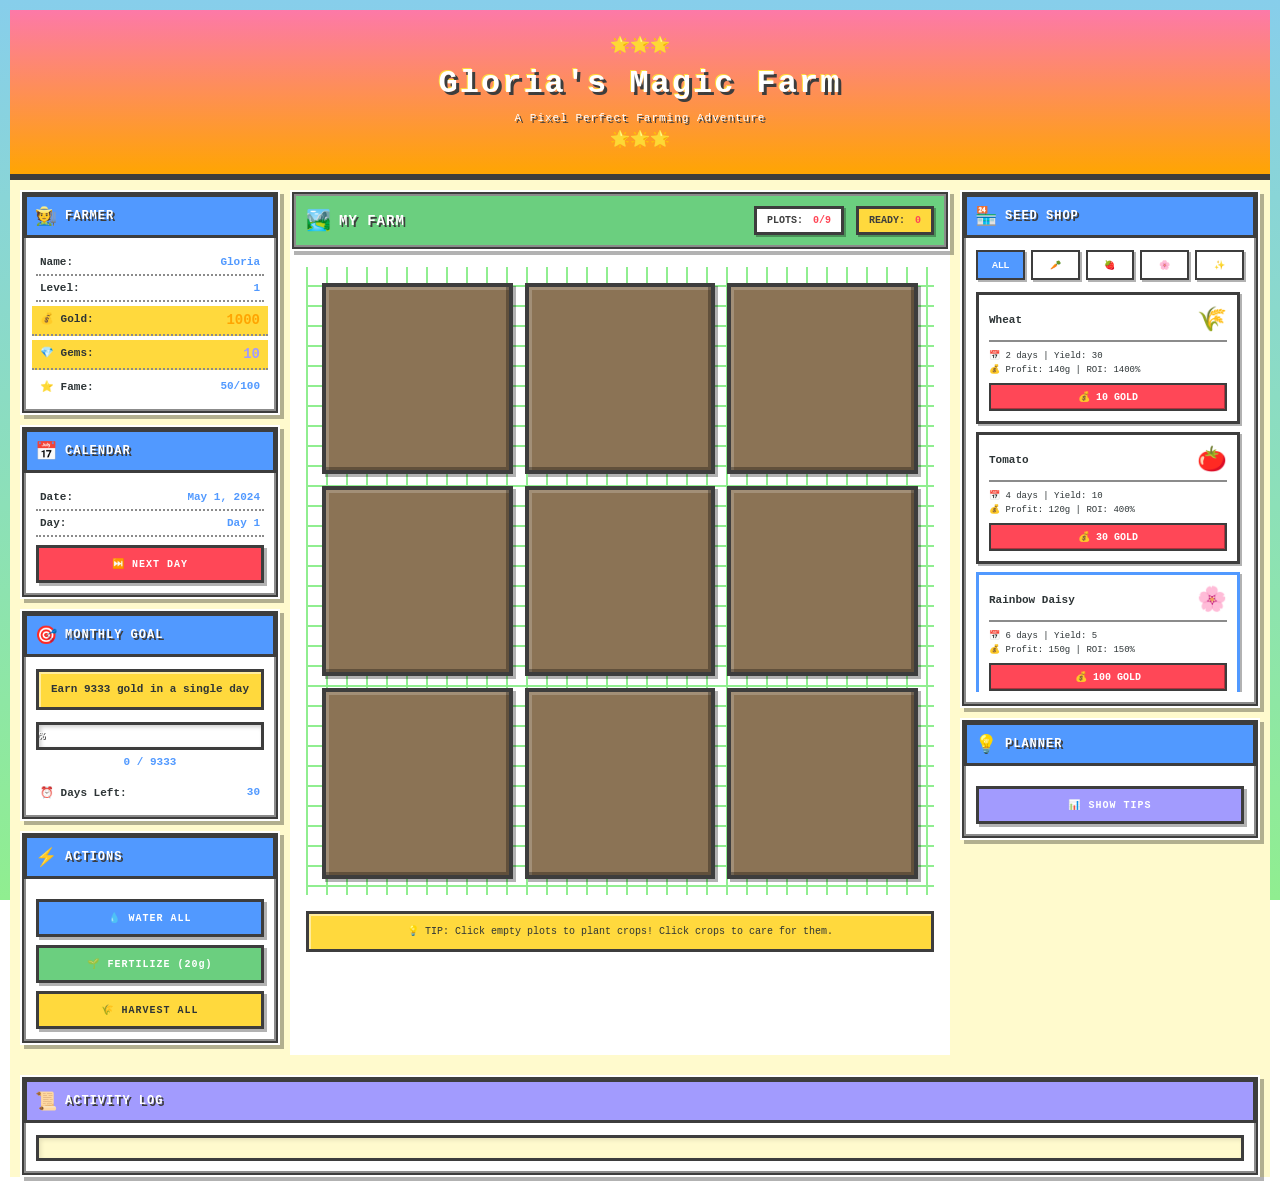
<file: index-en.html>
<!DOCTYPE html>
<html lang="en">
<head>
    <meta charset="UTF-8">
    <meta name="viewport" content="width=device-width, initial-scale=1.0">
    <title>✨ Gloria's Magic Farm ✨</title>
    <link rel="stylesheet" href="styles-en.css">
</head>
<body>
    <!-- Game Container -->
    <div id="game-container">
        <!-- Top Banner -->
        <header class="game-header">
            <div class="header-decoration">🌟🌟🌟</div>
            <h1>Gloria's Magic Farm</h1>
            <p class="subtitle">A Pixel Perfect Farming Adventure</p>
            <div class="header-decoration">🌟🌟🌟</div>
        </header>

        <!-- Main Game Area -->
        <div class="game-main">
            <!-- Left Panel - Player Info -->
            <aside class="left-panel">
                <!-- Player Card -->
                <div class="panel-card player-card pixel-border">
                    <div class="card-header">
                        <span class="icon">🧑‍🌾</span>
                        <h2>FARMER</h2>
                    </div>
                    <div class="stat-row">
                        <span class="stat-label">Name:</span>
                        <span id="player-name" class="stat-value">Gloria</span>
                    </div>
                    <div class="stat-row">
                        <span class="stat-label">Level:</span>
                        <span id="player-level" class="stat-value">1</span>
                    </div>
                    <div class="stat-row highlight-row">
                        <span class="stat-label">💰 Gold:</span>
                        <span id="player-gold" class="stat-value gold">1000</span>
                    </div>
                    <div class="stat-row highlight-row">
                        <span class="stat-label">💎 Gems:</span>
                        <span id="player-diamond" class="stat-value gem">10</span>
                    </div>
                    <div class="stat-row">
                        <span class="stat-label">⭐ Fame:</span>
                        <span id="player-reputation" class="stat-value">50/100</span>
                    </div>
                </div>

                <!-- Time Card -->
                <div class="panel-card time-card pixel-border">
                    <div class="card-header">
                        <span class="icon">📅</span>
                        <h2>CALENDAR</h2>
                    </div>
                    <div class="stat-row">
                        <span class="stat-label">Date:</span>
                        <span id="game-date" class="stat-value">May 1, 2024</span>
                    </div>
                    <div class="stat-row">
                        <span class="stat-label">Day:</span>
                        <span id="game-day" class="stat-value">Day 1</span>
                    </div>
                    <button id="advance-day-btn" class="pixel-btn btn-primary">
                        ⏭️ NEXT DAY
                    </button>
                </div>

                <!-- Monthly Goal -->
                <div class="panel-card goal-card pixel-border">
                    <div class="card-header">
                        <span class="icon">🎯</span>
                        <h2>MONTHLY GOAL</h2>
                    </div>
                    <div class="goal-desc pixel-box" id="target-description">
                        Harvest 350 Wheat
                    </div>
                    <div class="progress-container">
                        <div class="progress-bar">
                            <div id="target-progress" class="progress-fill" style="width: 0%">
                                <span class="progress-text">0%</span>
                            </div>
                        </div>
                        <div class="progress-numbers">
                            <span id="target-current">0</span> / <span id="target-total">350</span>
                        </div>
                    </div>
                    <div class="stat-row">
                        <span class="stat-label">⏰ Days Left:</span>
                        <span id="days-remaining" class="stat-value">30</span>
                    </div>
                </div>

                <!-- Quick Actions -->
                <div class="panel-card actions-card pixel-border">
                    <div class="card-header">
                        <span class="icon">⚡</span>
                        <h2>ACTIONS</h2>
                    </div>
                    <button id="water-all-btn" class="pixel-btn btn-blue">💧 WATER ALL</button>
                    <button id="fertilize-all-btn" class="pixel-btn btn-green">🌱 FERTILIZE (20g)</button>
                    <button id="harvest-all-btn" class="pixel-btn btn-yellow">🌾 HARVEST ALL</button>
                </div>
            </aside>

            <!-- Center - Farm Area -->
            <main class="farm-area">
                <div class="farm-header pixel-border">
                    <div class="farm-title">
                        <span class="icon">🏞️</span>
                        <h2>MY FARM</h2>
                    </div>
                    <div class="farm-stats">
                        <div class="stat-badge">
                            <span class="badge-label">PLOTS:</span>
                            <span class="badge-value"><span id="occupied-plots">0</span>/9</span>
                        </div>
                        <div class="stat-badge ready">
                            <span class="badge-label">READY:</span>
                            <span class="badge-value" id="harvestable-plots">0</span>
                        </div>
                    </div>
                </div>

                <!-- Farm Grid -->
                <div id="farm-grid" class="farm-grid"></div>

                <!-- Helper Text -->
                <div class="helper-text pixel-box">
                    💡 TIP: Click empty plots to plant crops! Click crops to care for them.
                </div>
            </main>

            <!-- Right Panel - Shop & Tips -->
            <aside class="right-panel">
                <!-- Seed Shop -->
                <div class="panel-card shop-card pixel-border">
                    <div class="card-header">
                        <span class="icon">🏪</span>
                        <h2>SEED SHOP</h2>
                    </div>
                    <div class="shop-filter">
                        <button class="filter-btn active pixel-btn-sm" data-category="all">ALL</button>
                        <button class="filter-btn pixel-btn-sm" data-category="vegetable">🥕</button>
                        <button class="filter-btn pixel-btn-sm" data-category="fruit">🍓</button>
                        <button class="filter-btn pixel-btn-sm" data-category="flower">🌸</button>
                        <button class="filter-btn pixel-btn-sm" data-category="special">✨</button>
                    </div>
                    <div id="shop-items" class="shop-items"></div>
                </div>

                <!-- Smart Planner -->
                <div class="panel-card planner-card pixel-border">
                    <div class="card-header">
                        <span class="icon">💡</span>
                        <h2>PLANNER</h2>
                    </div>
                    <button id="show-suggestions-btn" class="pixel-btn btn-info">
                        📊 SHOW TIPS
                    </button>
                    <div id="suggestions-list" class="suggestions-list" style="display: none;"></div>
                </div>
            </aside>
        </div>

        <!-- Game Log -->
        <div class="game-log pixel-border">
            <div class="log-header">
                <span class="icon">📜</span>
                <h3>ACTIVITY LOG</h3>
            </div>
            <div id="log-content" class="log-content"></div>
        </div>
    </div>

    <!-- Modal - Plot Details -->
    <div id="plot-modal" class="modal">
        <div class="modal-content pixel-border">
            <span class="close">×</span>
            <h2 id="modal-title" class="modal-header">PLOT DETAILS</h2>
            <div id="modal-body"></div>
        </div>
    </div>

    <!-- Modal - Monthly Settlement -->
    <div id="settlement-modal" class="modal">
        <div class="modal-content pixel-border settlement-modal">
            <h2 class="modal-header">📋 MONTHLY REPORT</h2>
            <div id="settlement-body"></div>
            <button id="close-settlement-btn" class="pixel-btn btn-primary">CONTINUE</button>
        </div>
    </div>

    <script src="game-en.js"></script>
</body>
</html>
</file>
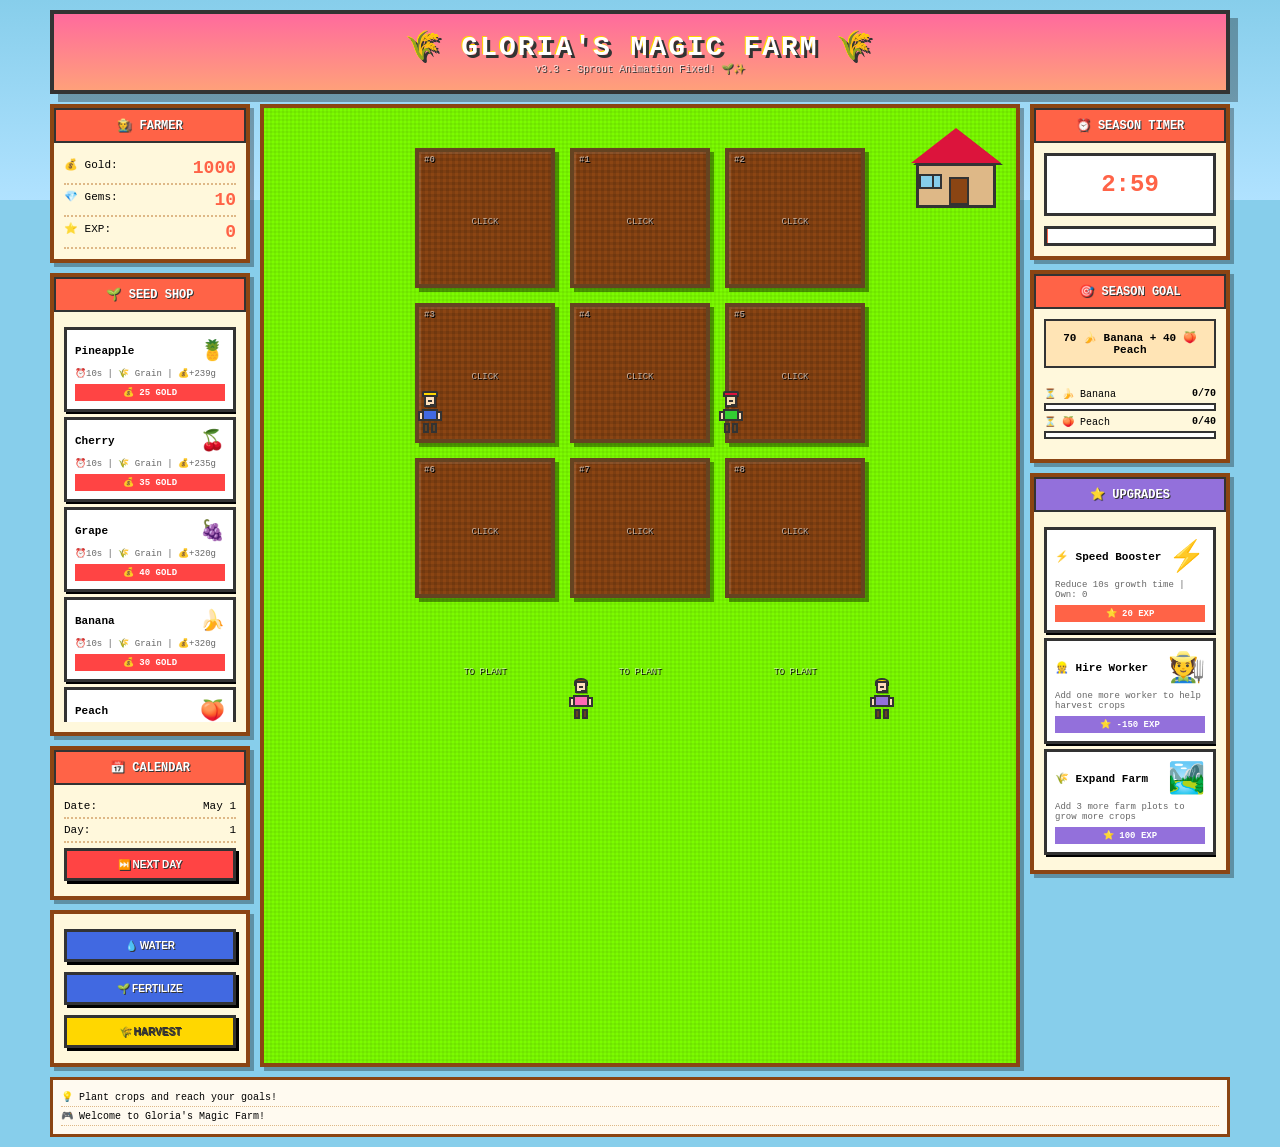
<file: kairosoft-style-game.html>
<!DOCTYPE html>
<html lang="en">
<head>
    <meta charset="UTF-8">
    <meta name="viewport" content="width=device-width, initial-scale=1.0">
    <title>Gloria's Magic Farm - Kairosoft Style</title>
    <style>
        * { margin: 0; padding: 0; box-sizing: border-box; }

        body {
            font-family: 'Courier New', monospace;
            background: #87CEEB;
            overflow: hidden;
            image-rendering: pixelated;
            image-rendering: -moz-crisp-edges;
            image-rendering: crisp-edges;
        }

        /* Sky with clouds */
        #sky {
            position: fixed;
            top: 0;
            left: 0;
            width: 100%;
            height: 200px;
            background: linear-gradient(to bottom, #87CEEB 0%, #B0E2FF 100%);
            z-index: -1;
        }

        .cloud {
            position: absolute;
            background: white;
            border-radius: 100px;
            opacity: 0.8;
            animation: float 30s infinite linear;
        }

        .cloud::before, .cloud::after {
            content: '';
            position: absolute;
            background: white;
            border-radius: 100px;
        }

        .cloud1 { width: 80px; height: 30px; top: 30px; left: -100px; }
        .cloud1::before { width: 40px; height: 40px; top: -15px; left: 20px; }
        .cloud1::after { width: 50px; height: 35px; top: -10px; right: 10px; }

        .cloud2 { width: 100px; height: 35px; top: 80px; left: -150px; animation-delay: -15s; }
        .cloud2::before { width: 50px; height: 45px; top: -18px; left: 25px; }
        .cloud2::after { width: 60px; height: 40px; top: -12px; right: 15px; }

        @keyframes float {
            0% { transform: translateX(0); }
            100% { transform: translateX(calc(100vw + 200px)); }
        }

        /* Main container */
        #game {
            max-width: 1200px;
            margin: 0 auto;
            padding: 10px;
            position: relative;
            z-index: 1;
        }

        /* Pixel art header */
        #header {
            background: linear-gradient(to bottom, #FF6B9D 0%, #FFA07A 100%);
            border: 4px solid #333;
            padding: 15px;
            text-align: center;
            box-shadow: 8px 8px 0 rgba(0,0,0,0.3);
            margin-bottom: 10px;
        }

        #header h1 {
            color: white;
            text-shadow: 3px 3px 0 #333, -1px -1px 0 #FFD700;
            font-size: 28px;
            letter-spacing: 2px;
            animation: bounce 2s infinite;
        }

        .version {
            font-size: 10px;
            color: rgba(255,255,255,0.7);
            text-shadow: 1px 1px 0 #333;
        }

        @keyframes bounce {
            0%, 100% { transform: translateY(0); }
            50% { transform: translateY(-5px); }
        }

        /* Main game area */
        #main-area {
            display: grid;
            grid-template-columns: 200px 1fr 200px;
            gap: 10px;
        }

        /* Panels */
        .panel {
            background: #FFF8DC;
            border: 4px solid #8B4513;
            padding: 10px;
            box-shadow: 4px 4px 0 rgba(0,0,0,0.3);
        }

        .panel-title {
            background: #FF6347;
            color: white;
            padding: 8px;
            text-align: center;
            font-weight: bold;
            font-size: 12px;
            border: 2px solid #333;
            margin: -10px -10px 10px -10px;
            text-shadow: 1px 1px 0 #333;
        }

        .stat-line {
            display: flex;
            justify-content: space-between;
            padding: 5px 0;
            border-bottom: 2px dotted #DEB887;
            font-size: 11px;
        }

        .stat-value {
            font-weight: bold;
            color: #FF6347;
        }

        /* Buttons */
        .btn {
            width: 100%;
            padding: 8px;
            margin: 5px 0;
            background: #32CD32;
            border: 3px solid #333;
            color: white;
            font-weight: bold;
            font-size: 10px;
            cursor: pointer;
            box-shadow: 3px 3px 0 #000;
            text-shadow: 1px 1px 0 #333;
        }

        .btn:hover {
            transform: translate(-2px, -2px);
            box-shadow: 5px 5px 0 #000;
        }

        .btn:active {
            transform: translate(2px, 2px);
            box-shadow: 1px 1px 0 #000;
        }

        .btn-red { background: #FF4444; }
        .btn-blue { background: #4169E1; }
        .btn-yellow { background: #FFD700; color: #333; }

        /* Farm area with pixel grass */
        #farm-container {
            background: #7CFC00;
            background-image:
                repeating-linear-gradient(0deg, transparent, transparent 2px, rgba(0,0,0,0.05) 2px, rgba(0,0,0,0.05) 4px),
                repeating-linear-gradient(90deg, transparent, transparent 2px, rgba(0,0,0,0.05) 2px, rgba(0,0,0,0.05) 4px);
            padding: 20px;
            position: relative;
            min-height: 500px;
        }

        /* Farmhouse */
        #farmhouse {
            position: absolute;
            top: 20px;
            right: 20px;
            width: 80px;
            height: 80px;
        }

        .house-roof {
            width: 0;
            height: 0;
            border-left: 45px solid transparent;
            border-right: 45px solid transparent;
            border-bottom: 35px solid #DC143C;
            position: relative;
            left: -5px;
            filter: drop-shadow(2px 2px 0 #333);
        }

        .house-body {
            width: 80px;
            height: 45px;
            background: #DEB887;
            border: 3px solid #333;
            position: relative;
        }

        .house-door {
            width: 20px;
            height: 28px;
            background: #8B4513;
            border: 2px solid #333;
            position: absolute;
            bottom: 0;
            left: 30px;
        }

        .house-window {
            width: 15px;
            height: 15px;
            background: #87CEEB;
            border: 2px solid #333;
            position: absolute;
            top: 8px;
        }

        .house-window:first-of-type { left: 8px; }
        .house-window:last-of-type { right: 8px; }

        /* Character - Pixel art farmer */
        .character {
            position: absolute;
            width: 32px;
            height: 40px;
            transition: all 1.5s ease-in-out;
            z-index: 100;
        }

        .character-body {
            position: relative;
            width: 100%;
            height: 100%;
        }

        /* Head */
        .char-head {
            width: 12px;
            height: 12px;
            background: #FFE0BD;
            border: 2px solid #333;
            position: absolute;
            top: 0;
            left: 10px;
            box-shadow: 1px 1px 0 rgba(0,0,0,0.3);
        }

        /* Pixel art eyes */
        .char-eye {
            width: 2px;
            height: 2px;
            background: #333;
            position: absolute;
            top: 3px;
        }

        .char-eye.left { left: 2px; }
        .char-eye.right { right: 2px; }

        /* Eye expressions */
        .char-eye.happy {
            height: 1px;
            top: 4px;
        }

        .char-eye.closed {
            height: 1px;
            background: #333;
        }

        .char-eye.surprised {
            width: 3px;
            height: 3px;
            border-radius: 50%;
        }

        /* Pixel art mouth */
        .char-mouth {
            width: 4px;
            height: 1px;
            background: #333;
            position: absolute;
            top: 7px;
            left: 4px;
        }

        /* Mouth expressions */
        .char-mouth.smile {
            height: 2px;
            border-radius: 0 0 2px 2px;
            background: transparent;
            border-bottom: 1px solid #333;
            border-left: 1px solid #333;
            border-right: 1px solid #333;
        }

        .char-mouth.open {
            width: 3px;
            height: 3px;
            border-radius: 50%;
            left: 4.5px;
            top: 6px;
        }

        .char-mouth.work {
            width: 3px;
            left: 4.5px;
        }

        /* Expression animations */
        @keyframes blink {
            0%, 90%, 100% { height: 2px; }
            95% { height: 1px; }
        }

        .character:not(.working) .char-eye {
            animation: blink 3s infinite;
        }

        /* Hat */
        .char-hat {
            width: 16px;
            height: 6px;
            border: 2px solid #333;
            position: absolute;
            top: -4px;
            left: 8px;
            border-radius: 2px 2px 0 0;
        }

        /* Hair for female characters */
        .char-hair {
            width: 14px;
            height: 8px;
            border: 2px solid #333;
            position: absolute;
            top: -3px;
            left: 9px;
            border-radius: 50% 50% 0 0;
        }

        /* Body */
        .char-torso {
            width: 16px;
            height: 12px;
            border: 2px solid #333;
            position: absolute;
            top: 14px;
            left: 8px;
        }

        /* Arms */
        .char-arm {
            width: 6px;
            height: 10px;
            background: #FFE0BD;
            border: 2px solid #333;
            position: absolute;
            top: 16px;
        }

        .char-arm.left { left: 4px; }
        .char-arm.right { right: 4px; }

        /* Legs */
        .char-leg {
            width: 6px;
            height: 10px;
            background: #654321;
            border: 2px solid #333;
            position: absolute;
            top: 28px;
        }

        .char-leg.left { left: 9px; }
        .char-leg.right { right: 9px; }

        /* Walking animation */
        @keyframes walk {
            0%, 100% { transform: translateY(0); }
            50% { transform: translateY(-2px); }
        }

        .character.walking .char-leg.left {
            animation: walk 0.4s infinite;
        }

        .character.walking .char-leg.right {
            animation: walk 0.4s infinite;
            animation-delay: 0.2s;
        }

        /* Emoji bubble */
        .emoji-bubble {
            position: absolute;
            top: -45px;
            left: 50%;
            transform: translateX(-50%) scale(0);
            background: white;
            border: 3px solid #333;
            border-radius: 50%;
            width: 40px;
            height: 40px;
            display: flex;
            align-items: center;
            justify-content: center;
            font-size: 24px;
            box-shadow: 3px 3px 0 rgba(0,0,0,0.3);
            opacity: 0;
            transition: all 0.3s;
            z-index: 101;
        }

        .emoji-bubble.show {
            transform: translateX(-50%) scale(1);
            opacity: 1;
        }

        /* Bubble tail */
        .emoji-bubble::after {
            content: '';
            position: absolute;
            bottom: -8px;
            left: 50%;
            transform: translateX(-50%);
            width: 0;
            height: 0;
            border-left: 6px solid transparent;
            border-right: 6px solid transparent;
            border-top: 10px solid white;
            filter: drop-shadow(1px 2px 0 #333);
        }

        /* Farm grid */
        #farm-grid {
            display: grid;
            grid-template-columns: repeat(3, 1fr);
            gap: 15px;
            max-width: 450px;
            margin: 0 auto;
            padding-top: 20px;
        }

        /* Plot - pixel art soil */
        .plot {
            width: 140px;
            height: 140px;
            background: #8B4513;
            background-image:
                repeating-linear-gradient(0deg, transparent, transparent 3px, rgba(0,0,0,0.1) 3px, rgba(0,0,0,0.1) 6px),
                repeating-linear-gradient(90deg, transparent, transparent 3px, rgba(0,0,0,0.1) 3px, rgba(0,0,0,0.1) 6px);
            border: 4px solid #654321;
            cursor: pointer;
            position: relative;
            transition: transform 0.2s;
            box-shadow: 4px 4px 0 rgba(0,0,0,0.4), inset 2px 2px 0 rgba(255,255,255,0.1);
        }

        .plot:hover {
            transform: scale(1.05);
            box-shadow: 6px 6px 0 rgba(0,0,0,0.4), inset 2px 2px 0 rgba(255,255,255,0.1);
        }

        .plot.growing {
            background: #8B7355;
            background-image:
                repeating-linear-gradient(0deg, transparent, transparent 3px, rgba(0,0,0,0.15) 3px, rgba(0,0,0,0.15) 6px),
                repeating-linear-gradient(90deg, transparent, transparent 3px, rgba(0,0,0,0.15) 3px, rgba(0,0,0,0.15) 6px);
            transition: background 0.5s;
        }

        .plot.growing.sprouting {
            background: #A0826D;
        }

        .plot.growing.planted {
            background: #8B7355;
        }

        .plot.growing.maturing {
            background: #9ACD32;
        }

        .plot.ready {
            background: #FFD700;
            animation: glow 1s infinite;
        }

        @keyframes glow {
            0%, 100% { box-shadow: 0 0 10px #FFD700, 4px 4px 0 rgba(0,0,0,0.4); }
            50% { box-shadow: 0 0 20px #FFD700, 4px 4px 0 rgba(0,0,0,0.4); }
        }

        .plot-id {
            position: absolute;
            top: 3px;
            left: 5px;
            font-size: 9px;
            color: rgba(255,255,255,0.5);
            font-weight: bold;
            text-shadow: 1px 1px 0 #000;
        }

        .crop {
            position: absolute;
            top: 50%;
            left: 50%;
            transform: translate(-50%, -50%);
            text-align: center;
        }

        .crop-icon {
            font-size: 50px;
            filter: drop-shadow(2px 2px 0 rgba(0,0,0,0.3));
            animation: grow 0.5s;
            transition: transform 0.3s ease-in-out;
        }

        @keyframes grow {
            0% { transform: scale(0); }
            100% { transform: scale(1); }
        }

        /* Growth stages */
        .crop-icon.stage-sprout {
            font-size: 30px;
            transform: scale(0.7);
            opacity: 0.8;
            animation: sproutPop 0.5s ease-out;
        }

        @keyframes sproutPop {
            0% { transform: scale(0); opacity: 0; }
            50% { transform: scale(0.9); }
            100% { transform: scale(0.7); opacity: 0.8; }
        }

        .crop-icon.stage-growing {
            font-size: 38px;
            transform: scale(0.8);
            opacity: 0.9;
        }

        .crop-icon.stage-maturing {
            font-size: 46px;
            transform: scale(0.95);
            opacity: 0.98;
        }

        .crop-icon.stage-ready {
            font-size: 50px;
            transform: scale(1);
            opacity: 1;
            animation: readyBounce 0.5s ease-out;
        }

        @keyframes readyBounce {
            0%, 100% { transform: scale(1); }
            50% { transform: scale(1.1); }
        }

        @keyframes wiggle {
            0%, 100% { transform: rotate(0deg); }
            25% { transform: rotate(-3deg); }
            75% { transform: rotate(3deg); }
        }

        .plot.growing .crop-icon {
            animation: wiggle 2s ease-in-out infinite;
        }

        .crop-name {
            font-size: 10px;
            font-weight: bold;
            color: white;
            text-shadow: 1px 1px 0 #000, -1px -1px 0 #000, 1px -1px 0 #000, -1px 1px 0 #000;
            margin-top: 5px;
        }

        .crop-status {
            font-size: 8px;
            background: rgba(0,0,0,0.7);
            color: white;
            padding: 2px 5px;
            border-radius: 3px;
            margin-top: 3px;
        }

        .timer {
            font-size: 12px;
            font-weight: bold;
            background: #FF6347;
            color: white;
            padding: 5px 8px;
            border-radius: 5px;
            border: 2px solid #333;
            margin-top: 5px;
            text-shadow: 1px 1px 0 #000;
        }

        .timer.ready {
            background: #32CD32;
            animation: pulse 1s infinite;
        }

        @keyframes pulse {
            0%, 100% { transform: scale(1); }
            50% { transform: scale(1.1); }
        }

        .empty-plot {
            font-size: 9px;
            color: rgba(255,255,255,0.6);
            text-align: center;
            line-height: 140px;
            text-shadow: 1px 1px 0 #000;
        }

        /* Shop */
        .shop-item {
            background: white;
            border: 3px solid #333;
            padding: 8px;
            margin: 5px 0;
            cursor: pointer;
            box-shadow: 2px 2px 0 #000;
        }

        .shop-item:hover {
            background: #FFFACD;
            transform: translateX(3px);
        }

        .shop-header {
            display: flex;
            justify-content: space-between;
            align-items: center;
            margin-bottom: 5px;
        }

        .shop-name {
            font-weight: bold;
            font-size: 11px;
        }

        .shop-icon {
            font-size: 20px;
        }

        .shop-info {
            font-size: 9px;
            color: #666;
        }

        .shop-price {
            background: #FF4444;
            color: white;
            padding: 3px 5px;
            text-align: center;
            font-weight: bold;
            font-size: 9px;
            margin-top: 5px;
        }

        /* Progress bar */
        .progress-container {
            margin: 10px 0;
        }

        .progress-bar {
            height: 20px;
            background: white;
            border: 3px solid #333;
            position: relative;
            overflow: hidden;
        }

        .progress-fill {
            height: 100%;
            background: repeating-linear-gradient(
                45deg,
                #32CD32,
                #32CD32 10px,
                #228B22 10px,
                #228B22 20px
            );
            transition: width 0.5s;
            display: flex;
            align-items: center;
            justify-content: center;
            color: white;
            font-weight: bold;
            font-size: 10px;
            text-shadow: 1px 1px 0 #000;
        }

        /* Log */
        #log {
            max-height: 100px;
            overflow-y: auto;
            background: #FFFAF0;
            border: 3px solid #8B4513;
            padding: 8px;
            margin-top: 10px;
            font-size: 10px;
        }

        .log-entry {
            padding: 3px 0;
            border-bottom: 1px dotted #DEB887;
        }

        /* Modal */
        .modal {
            display: none;
            position: fixed;
            top: 0;
            left: 0;
            width: 100%;
            height: 100%;
            background: rgba(0,0,0,0.7);
            z-index: 1000;
        }

        .modal-content {
            position: absolute;
            top: 50%;
            left: 50%;
            transform: translate(-50%, -50%);
            background: #FFF8DC;
            border: 5px solid #333;
            padding: 20px;
            max-width: 400px;
            box-shadow: 10px 10px 0 rgba(0,0,0,0.5);
        }

        .modal-header {
            background: #FF6347;
            color: white;
            padding: 10px;
            text-align: center;
            font-weight: bold;
            border: 2px solid #333;
            margin: -20px -20px 15px -20px;
        }

        .close {
            float: right;
            font-size: 24px;
            font-weight: bold;
            cursor: pointer;
            color: white;
        }

        @media (max-width: 1000px) {
            #main-area { grid-template-columns: 1fr; }
            .plot { width: 100px; height: 100px; }
        }

        /* Season Summary Modal */
        #season-summary {
            display: none;
            position: fixed;
            top: 0;
            left: 0;
            width: 100%;
            height: 100%;
            background: rgba(0, 0, 0, 0.9);
            z-index: 2000;
            justify-content: center;
            align-items: center;
        }

        #season-summary.show {
            display: flex;
        }

        .summary-content {
            background: linear-gradient(135deg, #667eea 0%, #764ba2 100%);
            border: 6px solid #FFD700;
            border-radius: 20px;
            padding: 40px;
            max-width: 600px;
            width: 90%;
            box-shadow: 0 20px 60px rgba(0,0,0,0.5);
            animation: slideIn 0.5s ease-out;
        }

        @keyframes slideIn {
            from { transform: translateY(-100px); opacity: 0; }
            to { transform: translateY(0); opacity: 1; }
        }

        .summary-title {
            text-align: center;
            font-size: 32px;
            font-weight: bold;
            color: #FFD700;
            margin-bottom: 20px;
            text-shadow: 3px 3px 0 #000;
            animation: bounce 1s infinite;
        }

        .celebration {
            display: flex;
            justify-content: center;
            align-items: flex-end;
            gap: 80px;
            margin: 30px 0;
            position: relative;
        }

        /* Pixel art workers high-fiving */
        .worker {
            position: relative;
            width: 60px;
            height: 80px;
        }

        .worker-head {
            width: 24px;
            height: 24px;
            background: #FFE0BD;
            border: 3px solid #333;
            position: absolute;
            top: 0;
            left: 18px;
            box-shadow: 2px 2px 0 rgba(0,0,0,0.3);
        }

        .worker-hat {
            width: 30px;
            height: 12px;
            border: 3px solid #333;
            position: absolute;
            top: -8px;
            left: 15px;
            border-radius: 3px 3px 0 0;
        }

        .worker.left .worker-hat { background: #4169E1; }
        .worker.right .worker-hat { background: #FF69B4; }

        .worker-body {
            width: 30px;
            height: 24px;
            border: 3px solid #333;
            position: absolute;
            top: 27px;
            left: 15px;
        }

        .worker.left .worker-body { background: #4169E1; }
        .worker.right .worker-body { background: #FF69B4; }

        .worker-arm {
            width: 12px;
            height: 20px;
            background: #FFE0BD;
            border: 3px solid #333;
            position: absolute;
            top: 30px;
        }

        .worker.left .worker-arm {
            left: 45px;
            transform: rotate(-45deg);
            transform-origin: top left;
        }

        .worker.right .worker-arm {
            right: 45px;
            transform: rotate(45deg);
            transform-origin: top right;
        }

        .worker-hand {
            width: 15px;
            height: 15px;
            background: #FFE0BD;
            border: 3px solid #333;
            border-radius: 50%;
            position: absolute;
            top: 20px;
        }

        .worker.left .worker-hand { right: -5px; }
        .worker.right .worker-hand { left: -5px; }

        .worker-legs {
            width: 12px;
            height: 20px;
            background: #654321;
            border: 3px solid #333;
            position: absolute;
            top: 54px;
        }

        .worker.left .worker-legs:nth-of-type(2) { left: 18px; }
        .worker.left .worker-legs:nth-of-type(3) { left: 30px; }
        .worker.right .worker-legs:nth-of-type(2) { right: 18px; }
        .worker.right .worker-legs:nth-of-type(3) { right: 30px; }

        /* High-five spark */
        .highfive-spark {
            position: absolute;
            top: 15px;
            left: 50%;
            transform: translateX(-50%);
            font-size: 40px;
            animation: sparkle 0.5s infinite;
        }

        @keyframes sparkle {
            0%, 100% { transform: translateX(-50%) scale(1); opacity: 1; }
            50% { transform: translateX(-50%) scale(1.3); opacity: 0.7; }
        }

        .summary-stats {
            background: rgba(255, 255, 255, 0.95);
            border: 4px solid #333;
            border-radius: 10px;
            padding: 20px;
            margin: 20px 0;
        }

        .stat-item {
            display: flex;
            justify-content: space-between;
            align-items: center;
            padding: 10px;
            margin: 5px 0;
            background: #FFF8DC;
            border: 3px solid #333;
            border-radius: 5px;
            font-weight: bold;
        }

        .stat-label {
            font-size: 14px;
            color: #333;
        }

        .stat-value {
            font-size: 18px;
            color: #FF6347;
        }

        .rest-timer {
            text-align: center;
            font-size: 24px;
            font-weight: bold;
            color: #FFD700;
            margin-top: 20px;
            text-shadow: 2px 2px 0 #000;
        }

        .continue-btn {
            width: 100%;
            padding: 15px;
            margin-top: 20px;
            background: linear-gradient(to bottom, #32CD32, #228B22);
            border: 4px solid #333;
            border-radius: 10px;
            color: white;
            font-size: 18px;
            font-weight: bold;
            cursor: pointer;
            text-shadow: 2px 2px 0 #000;
            box-shadow: 0 5px 0 #000;
        }

        .continue-btn:hover {
            transform: translateY(-2px);
            box-shadow: 0 7px 0 #000;
        }

        .continue-btn:active {
            transform: translateY(2px);
            box-shadow: 0 3px 0 #000;
        }
    </style>
</head>
<body>
    <div id="sky">
        <div class="cloud cloud1"></div>
        <div class="cloud cloud2"></div>
    </div>

    <div id="game">
        <div id="header">
            <h1>🌾 GLORIA'S MAGIC FARM 🌾</h1>
            <div class="version">v3.3 - Sprout Animation Fixed! 🌱✨</div>
        </div>

        <div id="main-area">
            <!-- Left Panel -->
            <div>
                <div class="panel">
                    <div class="panel-title">🧑‍🌾 FARMER</div>
                    <div class="stat-line">
                        <span>💰 Gold:</span>
                        <span class="stat-value" id="gold">1000</span>
                    </div>
                    <div class="stat-line">
                        <span>💎 Gems:</span>
                        <span class="stat-value" id="gems">10</span>
                    </div>
                    <div class="stat-line">
                        <span>⭐ EXP:</span>
                        <span class="stat-value" id="exp">0</span>
                    </div>
                </div>

                <div class="panel" style="margin-top:10px;">
                    <div class="panel-title">🌱 SEED SHOP</div>
                    <div id="seed-shop" style="max-height:400px;overflow-y:auto;"></div>
                </div>

                <div class="panel" style="margin-top:10px;">
                    <div class="panel-title">📅 CALENDAR</div>
                    <div class="stat-line">
                        <span>Date:</span>
                        <span id="date">May 1</span>
                    </div>
                    <div class="stat-line">
                        <span>Day:</span>
                        <span id="day">1</span>
                    </div>
                    <button class="btn btn-red" onclick="game.nextDay()">⏭️ NEXT DAY</button>
                </div>

                <div class="panel" style="margin-top:10px;">
                    <button class="btn btn-blue" onclick="game.waterAll()">💧 WATER</button>
                    <button class="btn btn-blue" onclick="game.fertAll()">🌱 FERTILIZE</button>
                    <button class="btn btn-yellow" onclick="game.harvestAll()">🌾 HARVEST</button>
                </div>
            </div>

            <!-- Farm Area -->
            <div class="panel" id="farm-container">
                <div id="farmhouse">
                    <div class="house-roof"></div>
                    <div class="house-body">
                        <div class="house-window"></div>
                        <div class="house-window"></div>
                        <div class="house-door"></div>
                    </div>
                </div>

                <!-- Characters (4 farmers) -->
                <div id="characters-container"></div>

                <div id="farm-grid"></div>
            </div>

            <!-- Right Panel - Timer, Goal & Upgrades -->
            <div>
                <div class="panel">
                    <div class="panel-title">⏰ SEASON TIMER</div>
                    <div style="text-align:center;padding:15px;font-size:24px;font-weight:bold;color:#FF6347;background:white;border:3px solid #333;margin-bottom:10px;">
                        <span id="season-timer">3:00</span>
                    </div>
                    <div class="progress-bar">
                        <div class="progress-fill" id="season-progress-bar" style="width:0%;background:#FF6347;"></div>
                    </div>
                </div>

                <div class="panel" style="margin-top:10px;">
                    <div class="panel-title">🎯 SEASON GOAL</div>
                    <div id="goal-text" style="text-align:center;padding:10px;font-weight:bold;font-size:11px;background:#FFE4B5;border:2px solid #333;margin-bottom:10px;">
                        Loading...
                    </div>
                    <div id="progress-details" style="padding:5px 0;">
                        <!-- Progress bars will be inserted here -->
                    </div>
                </div>

                <div class="panel" style="margin-top:10px;">
                    <div class="panel-title" style="background:#9370DB;">⭐ UPGRADES</div>
                    <div id="shop" style="max-height:600px;overflow-y:auto;"></div>
                </div>
            </div>
        </div>

        <div id="log"></div>
    </div>

    <!-- Modal -->
    <div id="modal" class="modal">
        <div class="modal-content">
            <div class="modal-header">
                <span class="close" onclick="closeModal()">&times;</span>
                <span id="modal-title">PLOT</span>
            </div>
            <div id="modal-body"></div>
        </div>
    </div>

    <!-- Season Summary -->
    <div id="season-summary">
        <div class="summary-content">
            <div class="summary-title" id="summary-title">🎉 SEASON COMPLETE! 🎉</div>

            <div class="celebration">
                <!-- Left Worker -->
                <div class="worker left">
                    <div class="worker-hat"></div>
                    <div class="worker-head"></div>
                    <div class="worker-body"></div>
                    <div class="worker-arm">
                        <div class="worker-hand"></div>
                    </div>
                    <div class="worker-legs"></div>
                    <div class="worker-legs"></div>
                </div>

                <!-- High-five spark -->
                <div class="highfive-spark">✨</div>

                <!-- Right Worker -->
                <div class="worker right">
                    <div class="worker-hat"></div>
                    <div class="worker-head"></div>
                    <div class="worker-body"></div>
                    <div class="worker-arm">
                        <div class="worker-hand"></div>
                    </div>
                    <div class="worker-legs"></div>
                    <div class="worker-legs"></div>
                </div>
            </div>

            <div class="summary-stats" id="summary-stats">
                <!-- Stats will be inserted here -->
            </div>

            <div class="rest-timer" id="rest-timer">
                Next season starts in: 30s
            </div>

            <button class="continue-btn" onclick="game.skipRest()">
                ⏩ START NEXT SEASON NOW
            </button>
        </div>
    </div>

    <script>
// Crops: type can be 'grain' (10s) or 'fruit' (15s)
const CROPS={
    Pineapple:{name:"Pineapple",icon:"🍍",price:25,time:10,yield:22,sell:12,type:"grain"},
    Cherry:{name:"Cherry",icon:"🍒",price:35,time:10,yield:18,sell:15,type:"grain"},
    Grape:{name:"Grape",icon:"🍇",price:40,time:10,yield:20,sell:18,type:"grain"},
    Banana:{name:"Banana",icon:"🍌",price:30,time:10,yield:25,sell:14,type:"grain"},
    Peach:{name:"Peach",icon:"🍑",price:45,time:15,yield:12,sell:22,type:"fruit"},
    Lemon:{name:"Lemon",icon:"🍋",price:50,time:15,yield:15,sell:25,type:"fruit"},
    Coconut:{name:"Coconut",icon:"🥥",price:70,time:15,yield:10,sell:32,type:"fruit"},
    Mango:{name:"Mango",icon:"🥭",price:60,time:15,yield:13,sell:28,type:"fruit"},
    Blueberry:{name:"Blueberry",icon:"🫐",price:55,time:15,yield:14,sell:26,type:"fruit"},
    Kiwi:{name:"Kiwi",icon:"🥝",price:65,time:15,yield:11,sell:30,type:"fruit"}
};

const EMOJIS = ['😊', '🤔', '😴', '💪', '❤️', '💰', '🌾', '💦', '🎉', '✨', '🌟', '🌈'];

// Character configurations: [name, gender, shirt color, hat/hair color, hat/hair type]
const CHARACTERS = [
    {name: 'Tom', gender: 'male', shirt: '#4169E1', hat: '#FFD700', skin: '#FFE0BD'},
    {name: 'Lisa', gender: 'female', shirt: '#FF69B4', hair: '#8B4513', skin: '#FFE0BD'},
    {name: 'Bob', gender: 'male', shirt: '#32CD32', hat: '#DC143C', skin: '#F5DEB3'},
    {name: 'Anna', gender: 'female', shirt: '#9370DB', hair: '#FFD700', skin: '#FFDAB9'}
];

// Season goals - multi-crop combinations
const SEASON_GOALS = [
    // Easy goals (1-2 crops)
    {
        requirements: [
            {crop: 'Pineapple', amount: 100}
        ],
        reward_gold: 500, reward_gems: 5
    },
    {
        requirements: [
            {crop: 'Cherry', amount: 80},
            {crop: 'Pineapple', amount: 30}
        ],
        reward_gold: 700, reward_gems: 7
    },
    {
        requirements: [
            {crop: 'Banana', amount: 70},
            {crop: 'Peach', amount: 40}
        ],
        reward_gold: 800, reward_gems: 8
    },
    // Medium goals (2-3 crops)
    {
        requirements: [
            {crop: 'Pineapple', amount: 50},
            {crop: 'Cherry', amount: 50},
            {crop: 'Grape', amount: 40}
        ],
        reward_gold: 900, reward_gems: 9
    },
    {
        requirements: [
            {crop: 'Cherry', amount: 50},
            {crop: 'Pineapple', amount: 100},
            {crop: 'Mango', amount: 40}
        ],
        reward_gold: 1200, reward_gems: 12
    },
    {
        requirements: [
            {crop: 'Peach', amount: 60},
            {crop: 'Lemon', amount: 50}
        ],
        reward_gold: 1100, reward_gems: 11
    },
    // Hard goals (3-4 crops)
    {
        requirements: [
            {crop: 'Pineapple', amount: 80},
            {crop: 'Cherry', amount: 60},
            {crop: 'Peach', amount: 40},
            {crop: 'Grape', amount: 50}
        ],
        reward_gold: 1500, reward_gems: 15
    },
    {
        requirements: [
            {crop: 'Mango', amount: 50},
            {crop: 'Lemon', amount: 60},
            {crop: 'Coconut', amount: 30}
        ],
        reward_gold: 1800, reward_gems: 18
    },
    {
        requirements: [
            {crop: 'Grape', amount: 70},
            {crop: 'Peach', amount: 50},
            {crop: 'Kiwi', amount: 20}
        ],
        reward_gold: 1400, reward_gems: 14
    },
    {
        requirements: [
            {crop: 'Pineapple', amount: 120},
            {crop: 'Cherry', amount: 80},
            {crop: 'Mango', amount: 60},
            {crop: 'Blueberry', amount: 40}
        ],
        reward_gold: 2000, reward_gems: 20
    }
];

const SEASON_TIME = 180; // 3 minutes in seconds

class Game{
    constructor(){
        this.gold=1000;this.gems=10;this.fame=50;this.exp=0;
        this.date=new Date(2024,4,1);this.day=1;
        this.plots=Array(9).fill().map((_,i)=>({id:i,crop:null,timer:null,remaining:0}));
        this.maxPlots=9;
        this.harvested={};
        this.plantedTypes=new Set();
        this.seasonStartGold=1000;
        this.seasonGoldEarned=0;
        this.characters=[];
        this.seasonTime=SEASON_TIME;
        this.seasonRemaining=SEASON_TIME;
        this.currentGoal=this.selectRandomGoal();
        this.isResting=false;
        this.restRemaining=30;
        this.seasonNumber=1;
        this.seedInventory={};
        this.speedBoosters=0;
        this.init();
    }
    selectRandomGoal(){
        const goal=SEASON_GOALS[Math.floor(Math.random()*SEASON_GOALS.length)];
        return JSON.parse(JSON.stringify(goal)); // Deep copy
    }

    startSeasonTimer(){
        this.seasonTimer=setInterval(()=>{
            this.seasonRemaining--;
            this.updateSeasonDisplay();
            if(this.seasonRemaining<=0){
                this.endSeason();
            }
        },1000);
    }

    updateSeasonDisplay(){
        const minutes=Math.floor(this.seasonRemaining/60);
        const seconds=this.seasonRemaining%60;
        const timeStr=minutes+':'+(seconds<10?'0':'')+seconds;
        document.getElementById('season-timer').textContent=timeStr;

        const progress=(1-(this.seasonRemaining/this.seasonTime))*100;
        const bar=document.getElementById('season-progress-bar');
        if(bar)bar.style.width=progress+'%';
    }

    init(){
        const g=document.getElementById('farm-grid');
        for(let i=0;i<9;i++){
            const p=document.createElement('div');
            p.className='plot';
            p.id='plot-'+i;
            p.innerHTML='<div class="plot-id">#'+i+'</div><div class="empty-plot">CLICK<br>TO PLANT</div>';
            p.onclick=()=>this.showModal(i);
            g.appendChild(p);
        }
        this.renderShop();
        this.renderSeedShop();
        this.createCharacters();
        this.render();
        this.startCharacterMovement();
        this.startSeasonTimer();
    }

    createCharacters() {
        const container = document.getElementById('characters-container');
        CHARACTERS.forEach((config, i) => {
            const char = document.createElement('div');
            char.className = 'character';
            char.id = 'character-' + i;

            const headStyle = config.gender === 'female' ? `background: ${config.skin}` : `background: ${config.skin}`;
            const topHead = config.gender === 'female'
                ? `<div class="char-hair" style="background: ${config.hair}"></div>`
                : `<div class="char-hat" style="background: ${config.hat}"></div>`;

            char.innerHTML = `
                <div class="emoji-bubble"></div>
                <div class="character-body">
                    ${topHead}
                    <div class="char-head" style="${headStyle}">
                        <div class="char-eye left"></div>
                        <div class="char-eye right"></div>
                        <div class="char-mouth"></div>
                    </div>
                    <div class="char-torso" style="background: ${config.shirt}"></div>
                    <div class="char-arm left"></div>
                    <div class="char-arm right"></div>
                    <div class="char-leg left"></div>
                    <div class="char-leg right"></div>
                </div>
            `;

            // Random starting position
            char.style.left = (20 + i * 20) + '%';
            char.style.top = (30 + (i % 2) * 30) + '%';

            container.appendChild(char);

            this.characters.push({
                id: i,
                element: char,
                x: 20 + i * 20,
                y: 30 + (i % 2) * 30,
                moving: false,
                busy: false,
                name: config.name
            });
        });
    }

    startCharacterMovement() {
        // Each character moves independently
        this.characters.forEach((char, i) => {
            setInterval(() => {
                if (!char.moving && !char.busy) {
                    this.moveCharacter(i);
                }
            }, 3000 + i * 1000);

            // Random emoji showing
            setInterval(() => {
                if (!char.moving && !char.busy && Math.random() > 0.6) {
                    this.showEmoji(i);
                }
            }, 4000 + i * 1500);
        });

        // Check for ready crops every second
        setInterval(() => this.checkReadyCrops(), 1000);
    }

    moveCharacter(charIndex) {
        const char = this.characters[charIndex];
        const elem = char.element;

        const maxX = 80;
        const maxY = 80;
        const minX = 10;
        const minY = 20;

        const newX = Math.random() * (maxX - minX) + minX;
        const newY = Math.random() * (maxY - minY) + minY;

        char.x = newX;
        char.y = newY;
        char.moving = true;

        // Random expression while walking
        const expressions = ['neutral', 'neutral', 'happy'];
        const randomExpression = expressions[Math.floor(Math.random() * expressions.length)];
        this.setExpression(charIndex, randomExpression);

        elem.classList.add('walking');
        elem.style.left = newX + '%';
        elem.style.top = newY + '%';

        setTimeout(() => {
            elem.classList.remove('walking');
            char.moving = false;
            this.resetExpression(charIndex);
        }, 1500);
    }

    showEmoji(charIndex, emoji = null) {
        const char = this.characters[charIndex];
        const bubble = char.element.querySelector('.emoji-bubble');
        const selectedEmoji = emoji || EMOJIS[Math.floor(Math.random() * EMOJIS.length)];

        bubble.textContent = selectedEmoji;
        bubble.classList.add('show');

        setTimeout(() => {
            bubble.classList.remove('show');
        }, 2000);
    }

    setExpression(charIndex, expression) {
        const char = this.characters[charIndex];
        const leftEye = char.element.querySelector('.char-eye.left');
        const rightEye = char.element.querySelector('.char-eye.right');
        const mouth = char.element.querySelector('.char-mouth');

        // Remove all expression classes
        leftEye.className = 'char-eye left';
        rightEye.className = 'char-eye right';
        mouth.className = 'char-mouth';

        // Add new expression classes
        switch(expression) {
            case 'happy':
                leftEye.classList.add('happy');
                rightEye.classList.add('happy');
                mouth.classList.add('smile');
                break;
            case 'working':
                mouth.classList.add('work');
                char.element.classList.add('working');
                break;
            case 'surprised':
                leftEye.classList.add('surprised');
                rightEye.classList.add('surprised');
                mouth.classList.add('open');
                break;
            case 'tired':
                leftEye.classList.add('closed');
                rightEye.classList.add('closed');
                break;
            default:
                // neutral expression (default)
                break;
        }
    }

    resetExpression(charIndex) {
        const char = this.characters[charIndex];
        char.element.classList.remove('working');
        this.setExpression(charIndex, 'neutral');
    }

    checkReadyCrops() {
        this.plots.forEach((plot, i) => {
            if (plot.crop && !plot.crop.harvesting && plot.remaining <= 0 && !plot.readyNotified) {
                plot.readyNotified = true;
                // Find an available character to harvest
                const availableChar = this.characters.find(c => !c.busy);
                if (availableChar) {
                    this.autoHarvest(i, this.characters.indexOf(availableChar));
                }
            }
        });
    }

    autoHarvest(plotId, charIndex) {
        const plot = this.plots[plotId];
        const char = this.characters[charIndex];

        if (!plot.crop || plot.crop.harvesting) return;

        plot.crop.harvesting = true;
        char.busy = true;

        // Surprised expression when noticing ready crop
        this.setExpression(charIndex, 'surprised');

        // Move character to plot
        const plotElem = document.getElementById('plot-' + plotId);
        const rect = plotElem.getBoundingClientRect();
        const containerRect = document.getElementById('farm-container').getBoundingClientRect();

        const targetX = ((rect.left - containerRect.left) / containerRect.width) * 100;
        const targetY = ((rect.top - containerRect.top) / containerRect.height) * 100;

        char.x = targetX;
        char.y = targetY;
        char.moving = true;
        char.element.classList.add('walking');
        char.element.style.left = targetX + '%';
        char.element.style.top = targetY + '%';

        // After arrival, harvest
        setTimeout(() => {
            char.element.classList.remove('walking');
            char.moving = false;

            // Working expression while harvesting
            this.setExpression(charIndex, 'working');
            this.showEmoji(charIndex, '🌾');

            // Perform harvest after 1 second
            setTimeout(() => {
                this.harvest(plotId);
                char.busy = false;

                // Happy expression after successful harvest
                this.setExpression(charIndex, 'happy');
                this.showEmoji(charIndex, '💰');

                // Reset to neutral after a moment
                setTimeout(() => {
                    this.resetExpression(charIndex);
                }, 2000);
            }, 1000);
        }, 1500);
    }
    plant(name,pid){
        const c=CROPS[name];
        const p=this.plots[pid];
        if(p.crop)return alert('Plot occupied!');

        // Check if has seeds in inventory first
        if(this.seedInventory && this.seedInventory[name]>0){
            this.seedInventory[name]--;
            this.log('🌱 Used 1 '+name+' seed from inventory');
        }else{
            // Pay with gold
            if(this.gold<c.price)return alert('Not enough gold!');
            this.gold-=c.price;
        }

        p.crop={
            name:c.name,
            icon:c.icon,
            time:c.time,
            yield:c.yield,
            sell:c.sell,
            type:c.type,
            harvesting:false
        };
        p.remaining = c.time;
        p.readyNotified = false;

        // Track planted types for variety goal
        this.plantedTypes.add(name);

        this.log('✅ Planted '+c.name);

        // Find a random character to show planting emoji
        const randomChar = Math.floor(Math.random() * this.characters.length);
        this.showEmoji(randomChar, '🌱');

        // Start countdown timer
        if(p.timer) clearInterval(p.timer);
        p.timer = setInterval(() => {
            p.remaining--;
            if(p.remaining <= 0) {
                clearInterval(p.timer);
                p.timer = null;
            }
            this.render();
        }, 1000);

        this.render();
        closeModal();
    }
    harvest(pid){
        const p=this.plots[pid];
        if(!p.crop || p.remaining > 0) return;
        const c=p.crop;
        const amt=c.yield;
        const val=amt*c.sell;
        this.harvested[c.name]=(this.harvested[c.name]||0)+amt;
        this.gold+=val;
        this.seasonGoldEarned+=val;
        this.log('🌾 Harvested '+amt+' '+c.name+' (+'+val+'g)');

        // Clear plot
        if(p.timer) clearInterval(p.timer);
        p.crop=null;
        p.remaining=0;
        p.readyNotified=false;
        this.render();
    }
    waterAll(){
        this.log('💧 Watered all');
        const randomChar = Math.floor(Math.random() * this.characters.length);
        this.showEmoji(randomChar, '💦');
    }
    fertAll(){
        this.log('🌱 Fertilized all');
        const randomChar = Math.floor(Math.random() * this.characters.length);
        this.showEmoji(randomChar, '🌱');
    }
    harvestAll(){
        let n=0;
        this.plots.forEach((_,i)=>{
            const p=this.plots[i];
            if(p.crop && p.remaining <= 0 && !p.crop.harvesting){
                const availableChar = this.characters.find(c => !c.busy);
                if (availableChar) {
                    this.autoHarvest(i, this.characters.indexOf(availableChar));
                    n++;
                }
            }
        });
        if(n){
            this.log('🎉 Harvesting '+n+' plots');
        }
    }
    getGoalProgress(){
        const goal=this.currentGoal;
        // Return array of progress for each requirement
        return goal.requirements.map(req => ({
            crop: req.crop,
            current: this.harvested[req.crop] || 0,
            target: req.amount,
            completed: (this.harvested[req.crop] || 0) >= req.amount
        }));
    }

    isGoalComplete(){
        const progress = this.getGoalProgress();
        return progress.every(p => p.completed);
    }

    getGoalDescription(){
        const goal = this.currentGoal;
        return goal.requirements.map(req =>
            `${req.amount} ${CROPS[req.crop].icon} ${req.crop}`
        ).join(' + ');
    }

    endSeason(){
        clearInterval(this.seasonTimer);
        const progress=this.getGoalProgress();
        const goal=this.currentGoal;
        const success=this.isGoalComplete();

        // Show summary modal
        this.showSeasonSummary(success, progress, goal);

        if(success){
            this.gold+=goal.reward_gold;
            this.gems+=goal.reward_gems;
            // Award EXP based on goal difficulty
            const expReward=Math.floor(goal.reward_gold/10);
            this.exp+=expReward;
            this.showEmoji(0,'🎉');
            this.log('🎉 Season '+this.seasonNumber+' completed! +'+expReward+' EXP');
        }else{
            this.showEmoji(0,'😢');
            this.log('💔 Season '+this.seasonNumber+' failed');
        }

        // Start 30 second rest period
        this.isResting=true;
        this.restRemaining=30;
        this.startRestTimer();
    }

    showSeasonSummary(success, progress, goal){
        const modal=document.getElementById('season-summary');
        const title=document.getElementById('summary-title');
        const stats=document.getElementById('summary-stats');

        // Set title
        title.textContent=success?'🎉 SEASON '+this.seasonNumber+' SUCCESS! 🎉':'💔 SEASON '+this.seasonNumber+' INCOMPLETE 💔';
        title.style.color=success?'#FFD700':'#FF6347';

        // Build stats HTML
        let statsHtml='';

        // Goal progress
        statsHtml+='<h3 style="text-align:center;margin-bottom:15px;color:#333;">📊 Goal Progress</h3>';
        progress.forEach(p=>{
            const icon=p.completed?'✅':'❌';
            const color=p.completed?'#32CD32':'#FF6347';
            statsHtml+=`<div class="stat-item">
                <span class="stat-label">${icon} ${CROPS[p.crop].icon} ${p.crop}</span>
                <span class="stat-value" style="color:${color}">${p.current}/${p.target}</span>
            </div>`;
        });

        // Rewards
        if(success){
            const expReward=Math.floor(goal.reward_gold/10);
            statsHtml+='<h3 style="text-align:center;margin:15px 0;color:#333;">🎁 Rewards</h3>';
            statsHtml+=`<div class="stat-item">
                <span class="stat-label">💰 Gold Earned</span>
                <span class="stat-value" style="color:#FFD700">+${goal.reward_gold}</span>
            </div>`;
            statsHtml+=`<div class="stat-item">
                <span class="stat-label">💎 Gems Earned</span>
                <span class="stat-value" style="color:#00CED1">+${goal.reward_gems}</span>
            </div>`;
            statsHtml+=`<div class="stat-item">
                <span class="stat-label">⭐ EXP Earned</span>
                <span class="stat-value" style="color:#9370DB">+${expReward}</span>
            </div>`;
        }

        // Season statistics
        statsHtml+='<h3 style="text-align:center;margin:15px 0;color:#333;">📈 Season Statistics</h3>';
        const totalHarvested=Object.values(this.harvested).reduce((a,b)=>a+b,0);
        statsHtml+=`<div class="stat-item">
            <span class="stat-label">🌾 Total Harvested</span>
            <span class="stat-value">${totalHarvested}</span>
        </div>`;
        statsHtml+=`<div class="stat-item">
            <span class="stat-label">💰 Gold This Season</span>
            <span class="stat-value">+${this.seasonGoldEarned}g</span>
        </div>`;
        statsHtml+=`<div class="stat-item">
            <span class="stat-label">🌱 Crop Types Planted</span>
            <span class="stat-value">${this.plantedTypes.size}</span>
        </div>`;

        stats.innerHTML=statsHtml;

        // Show modal
        modal.classList.add('show');
    }

    startRestTimer(){
        this.restTimer=setInterval(()=>{
            this.restRemaining--;
            document.getElementById('rest-timer').textContent=
                'Next season starts in: '+this.restRemaining+'s';

            if(this.restRemaining<=0){
                this.startNextSeason();
            }
        },1000);
    }

    skipRest(){
        if(!this.isResting)return;
        clearInterval(this.restTimer);
        this.startNextSeason();
    }

    startNextSeason(){
        clearInterval(this.restTimer);
        this.isResting=false;

        // Hide summary modal
        document.getElementById('season-summary').classList.remove('show');

        // Reset for new season
        this.seasonNumber++;
        this.harvested={};
        this.plantedTypes=new Set();
        this.seasonGoldEarned=0;
        this.seasonStartGold=this.gold;
        this.seasonRemaining=SEASON_TIME;
        this.restRemaining=30;
        this.currentGoal=this.selectRandomGoal();

        this.render();
        this.startSeasonTimer();

        this.log('🌟 Season '+this.seasonNumber+' started!');
    }

    nextDay(){
        this.date=new Date(this.date.getTime()+86400000);
        this.day++;
        this.log('📅 Day '+this.day);
        this.render();
    }
    buyWorker(){
        const cost=50*(this.characters.length-3);
        if(this.exp<cost){
            alert('Not enough EXP! Need '+cost+' EXP');
            return;
        }

        this.exp-=cost;

        // Create new worker with random appearance
        const colors=[
            {shirt:'#FF6347',hat:'#FFD700',gender:'male'},
            {shirt:'#32CD32',hat:'#FF69B4',gender:'female'},
            {shirt:'#FFA500',hat:'#8B4513',gender:'male'},
            {shirt:'#00CED1',hat:'#9370DB',gender:'female'}
        ];
        const config=colors[Math.floor(Math.random()*colors.length)];
        config.name='Worker'+(this.characters.length+1);
        config.skin='#FFE0BD';

        const id=this.characters.length;
        const char=document.createElement('div');
        char.className='character';
        char.id='character-'+id;

        const topHead=config.gender==='female'
            ?`<div class="char-hair" style="background:${config.hat}"></div>`
            :`<div class="char-hat" style="background:${config.hat}"></div>`;

        char.innerHTML=`
            <div class="emoji-bubble"></div>
            <div class="character-body">
                ${topHead}
                <div class="char-head" style="background:${config.skin}">
                    <div class="char-eye left"></div>
                    <div class="char-eye right"></div>
                    <div class="char-mouth"></div>
                </div>
                <div class="char-torso" style="background:${config.shirt}"></div>
                <div class="char-arm left"></div>
                <div class="char-arm right"></div>
                <div class="char-leg left"></div>
                <div class="char-leg right"></div>
            </div>
        `;

        char.style.left=(20+id*15)+'%';
        char.style.top=(30+(id%2)*20)+'%';

        document.getElementById('characters-container').appendChild(char);

        this.characters.push({
            id:id,
            element:char,
            x:20+id*15,
            y:30+(id%2)*20,
            moving:false,
            busy:false,
            name:config.name
        });

        this.log('✅ Hired '+config.name+'!');
        this.render();
        this.renderShop();
        this.renderSeedShop();
    }

    buyPlots(){
        const cost=100*(Math.floor((this.maxPlots-9)/3)+1);
        if(this.exp<cost){
            alert('Not enough EXP! Need '+cost+' EXP');
            return;
        }

        this.exp-=cost;
        this.maxPlots+=3;

        // Add 3 new plots
        const grid=document.getElementById('farm-grid');
        const currentCols=Math.ceil(Math.sqrt(this.maxPlots));
        grid.style.gridTemplateColumns=`repeat(${currentCols}, 1fr)`;

        for(let i=0;i<3;i++){
            const pid=this.plots.length;
            const p=document.createElement('div');
            p.className='plot';
            p.id='plot-'+pid;
            p.innerHTML='<div class="plot-id">#'+pid+'</div><div class="empty-plot">CLICK<br>TO PLANT</div>';
            p.onclick=()=>this.showModal(pid);
            grid.appendChild(p);

            this.plots.push({id:pid,crop:null,timer:null,remaining:0});
        }

        this.log('✅ Expanded farm! +3 plots');
        this.render();
        this.renderShop();
        this.renderSeedShop();
    }

    buySpeedBooster(){
        const cost=20;
        if(this.exp<cost){
            alert('Not enough EXP! Need '+cost+' EXP');
            return;
        }

        this.exp-=cost;
        this.speedBoosters++;

        this.log('✅ Bought Speed Booster! ⚡');
        this.render();
        this.renderShop();
        this.renderSeedShop();
    }

    useSpeedBooster(plotId){
        if(this.speedBoosters<=0){
            alert('No speed boosters available!');
            return;
        }

        const plot=this.plots[plotId];
        if(!plot.crop || plot.remaining<=0){
            alert('No growing crop on this plot!');
            return;
        }

        this.speedBoosters--;
        plot.remaining=Math.max(0, plot.remaining-10);

        this.log('⚡ Used Speed Booster! -10s on plot #'+plotId);
        this.render();
        this.renderShop();
        this.renderSeedShop();
        closeModal();
    }

    render(){
        document.getElementById('gold').textContent=this.gold;
        document.getElementById('gems').textContent=this.gems;
        document.getElementById('exp').textContent=this.exp;
        const m=["Jan","Feb","Mar","Apr","May","Jun","Jul","Aug","Sep","Oct","Nov","Dec"];
        document.getElementById('date').textContent=m[this.date.getMonth()]+' '+this.date.getDate();
        document.getElementById('day').textContent=this.day;

        // Update goal display - show description
        document.getElementById('goal-text').textContent=this.getGoalDescription();

        // Update progress display - show detailed progress for each crop
        const progressArray=this.getGoalProgress();
        let progressHtml = '';
        progressArray.forEach(p => {
            const pct = Math.min(100, (p.current / p.target) * 100);
            const color = p.completed ? '#32CD32' : '#FF6347';
            const icon = p.completed ? '✅' : '⏳';
            progressHtml += `<div style="margin:5px 0;">`;
            progressHtml += `<div style="display:flex;justify-content:space-between;font-size:10px;margin-bottom:3px;">`;
            progressHtml += `<span>${icon} ${CROPS[p.crop].icon} ${p.crop}</span>`;
            progressHtml += `<span style="font-weight:bold;">${p.current}/${p.target}</span>`;
            progressHtml += `</div>`;
            progressHtml += `<div style="height:8px;background:white;border:2px solid #333;">`;
            progressHtml += `<div style="height:100%;width:${pct}%;background:${color};transition:width 0.3s;"></div>`;
            progressHtml += `</div>`;
            progressHtml += `</div>`;
        });
        document.getElementById('progress-details').innerHTML = progressHtml;

        this.plots.forEach((p,i)=>{
            const d=document.getElementById('plot-'+i);
            if(p.crop){
                const rdy=p.remaining <= 0;

                // Calculate growth progress
                const totalTime = p.crop.time;
                const elapsed = totalTime - p.remaining;
                const progress = elapsed / totalTime;

                // Determine growth stage and icon
                let cropIcon, growthStage, stageName, plotClass;
                if(rdy){
                    cropIcon = p.crop.icon;
                    growthStage = 'stage-ready';
                    stageName = 'Ready!';
                    plotClass = 'plot ready';
                } else if(progress < 0.33){
                    cropIcon = '🌱'; // Sprout
                    growthStage = 'stage-sprout';
                    stageName = 'Sprouting';
                    plotClass = 'plot growing sprouting';
                } else if(progress < 0.66){
                    cropIcon = '🌿'; // Growing
                    growthStage = 'stage-growing';
                    stageName = 'Growing';
                    plotClass = 'plot growing planted';
                } else {
                    cropIcon = p.crop.icon; // Actual fruit, but smaller
                    growthStage = 'stage-maturing';
                    stageName = 'Maturing';
                    plotClass = 'plot growing maturing';
                }

                d.className = plotClass;

                const timerHtml = rdy
                    ? '<div class="timer ready">✅ READY!</div>'
                    : '<div class="timer">⏰ '+p.remaining+'s</div>';

                d.innerHTML='<div class="plot-id">#'+i+'</div><div class="crop"><div class="crop-icon '+growthStage+'">'+cropIcon+'</div><div class="crop-name">'+p.crop.name+' - '+stageName+'</div>'+timerHtml+'</div>';
            }else{
                d.className='plot';
                d.innerHTML='<div class="plot-id">#'+i+'</div><div class="empty-plot">CLICK<br>TO PLANT</div>';
            }
        });
    }
    renderShop(){
        const s=document.getElementById('shop');
        s.innerHTML = ''; // Clear existing content

        // Speed Booster item
        const boosterDiv=document.createElement('div');
        boosterDiv.className='shop-item';
        boosterDiv.innerHTML='<div class="shop-header"><span class="shop-name">⚡ Speed Booster</span><span class="shop-icon" style="font-size:30px;">⚡</span></div><div class="shop-info">Reduce 10s growth time | Own: '+this.speedBoosters+'</div><div class="shop-price" style="background:#FF6347;">⭐ 20 EXP</div>';
        boosterDiv.onclick=()=>this.buySpeedBooster();
        s.appendChild(boosterDiv);

        // Worker upgrade
        const workerCost=50*(this.characters.length-3);
        const workerDiv=document.createElement('div');
        workerDiv.className='shop-item';
        workerDiv.innerHTML='<div class="shop-header"><span class="shop-name">👷 Hire Worker</span><span class="shop-icon" style="font-size:30px;">🧑‍🌾</span></div><div class="shop-info">Add one more worker to help harvest crops</div><div class="shop-price" style="background:#9370DB;">⭐ '+workerCost+' EXP</div>';
        workerDiv.onclick=()=>this.buyWorker();
        s.appendChild(workerDiv);

        // Plot upgrade
        const plotCost=100*(Math.floor((this.maxPlots-9)/3)+1);
        const plotDiv=document.createElement('div');
        plotDiv.className='shop-item';
        plotDiv.innerHTML='<div class="shop-header"><span class="shop-name">🌾 Expand Farm</span><span class="shop-icon" style="font-size:30px;">🏞️</span></div><div class="shop-info">Add 3 more farm plots to grow more crops</div><div class="shop-price" style="background:#9370DB;">⭐ '+plotCost+' EXP</div>';
        plotDiv.onclick=()=>this.buyPlots();
        s.appendChild(plotDiv);
    }

    renderSeedShop(){
        const s=document.getElementById('seed-shop');
        s.innerHTML = ''; // Clear existing content

        for(const[name,crop]of Object.entries(CROPS)){
            const d=document.createElement('div');
            d.className='shop-item';
            const pr=crop.yield*crop.sell-crop.price;
            const typeLabel = crop.type === 'grain' ? '🌾 Grain' : '🍎 Fruit';
            d.innerHTML='<div class="shop-header"><span class="shop-name">'+name+'</span><span class="shop-icon">'+crop.icon+'</span></div><div class="shop-info">⏰'+crop.time+'s | '+typeLabel+' | 💰+'+pr+'g</div><div class="shop-price">💰 '+crop.price+' GOLD</div>';
            d.onclick=()=>{
                const e=this.plots.find(p=>!p.crop);
                if(!e)return alert('No empty plots!');
                this.plant(name,e.id);
            };
            s.appendChild(d);
        }
    }
    showModal(pid){
        const p=this.plots[pid];
        const m=document.getElementById('modal');
        const b=document.getElementById('modal-body');
        const t=document.getElementById('modal-title');
        t.textContent='PLOT #'+pid;
        if(p.crop){
            const rdy=p.remaining <= 0;
            const typeLabel = p.crop.type === 'grain' ? '🌾 Grain' : '🍎 Fruit';
            let buttonsHtml='';
            if(rdy){
                buttonsHtml='<button class="btn btn-yellow" onclick="game.harvest('+pid+');closeModal();">🌾 MANUAL HARVEST</button>';
            }else{
                buttonsHtml='<button class="btn btn-blue" onclick="closeModal();">⏳ WAIT FOR AUTO-HARVEST</button>';
                // Add speed booster button if available and crop is still growing
                if(this.speedBoosters>0){
                    buttonsHtml+='<button class="btn" style="background:#FF6347;margin-top:5px;" onclick="game.useSpeedBooster('+pid+');">⚡ USE SPEED BOOSTER (-10s)</button>';
                    buttonsHtml+='<div style="text-align:center;font-size:10px;margin-top:5px;color:#666;">You have '+this.speedBoosters+' booster(s)</div>';
                }
            }
            // Calculate growth stage for modal
            const totalTime = p.crop.time;
            const elapsed = totalTime - p.remaining;
            const progress = elapsed / totalTime;
            const progressPct = Math.floor(progress * 100);

            let stageText;
            if(rdy){
                stageText = '✅ Ready to Harvest!';
            } else if(progress < 0.33){
                stageText = '🌱 Sprouting (Early Stage)';
            } else if(progress < 0.66){
                stageText = '🌿 Growing (Mid Stage)';
            } else {
                stageText = '🌺 Maturing (Late Stage)';
            }

            b.innerHTML='<div style="text-align:center;margin:20px 0;"><div style="font-size:60px;">'+p.crop.icon+'</div><h3>'+p.crop.name+'</h3></div>'
            +'<div class="stat-line"><span>Type:</span><span>'+typeLabel+'</span></div>'
            +'<div class="stat-line"><span>Growth Time:</span><span>'+p.crop.time+' seconds</span></div>'
            +'<div class="stat-line"><span>Growth Stage:</span><span>'+stageText+'</span></div>'
            +'<div class="stat-line"><span>Progress:</span><span>'+progressPct+'%</span></div>'
            +'<div style="margin:10px 0;"><div style="height:12px;background:#ddd;border:2px solid #333;border-radius:6px;overflow:hidden;"><div style="height:100%;width:'+progressPct+'%;background:linear-gradient(90deg, #32CD32, #FFD700);transition:width 0.3s;"></div></div></div>'
            +'<div class="stat-line"><span>Time Remaining:</span><span>'+(rdy?'✅ READY':'⏰ '+p.remaining+'s')+'</span></div>'
            +'<div style="margin-top:15px;">'+buttonsHtml+'</div>';
        }else{
            b.innerHTML='<p style="text-align:center;margin:20px 0;">Choose a crop to plant:</p><div id="crops"></div>';
            const cr=document.getElementById('crops');
            for(const[n,c]of Object.entries(CROPS)){
                const bt=document.createElement('button');
                bt.className='btn';
                const typeIcon = c.type === 'grain' ? '🌾' : '🍎';
                bt.textContent=c.icon+' '+n+' ('+c.price+'g, '+c.time+'s) '+typeIcon;
                bt.onclick=()=>this.plant(n,pid);
                cr.appendChild(bt);
            }
        }
        m.style.display='block';
    }
    log(msg){
        const l=document.getElementById('log');
        const e=document.createElement('div');
        e.className='log-entry';
        e.textContent=msg;
        l.insertBefore(e,l.firstChild);
        while(l.children.length>10)l.removeChild(l.lastChild);
    }
}

function closeModal(){document.getElementById('modal').style.display='none';}
window.onclick=e=>{
    if(e.target.id==='modal')closeModal();
};

let game;
window.onload=()=>{game=new Game();game.log('🎮 Welcome to Gloria\'s Magic Farm!');game.log('💡 Plant crops and reach your goals!');};
    </script>
</body>
</html>
</file>
<file: styles.css>
/* Gloria's Magic Farm - Kairosoft Style CSS */

:root {
    /* 开罗游戏风格配色 - 高饱和度温暖色调 */
    --primary-color: #ff6b6b;
    --secondary-color: #4ecdc4;
    --accent-color: #ffe66d;
    --success-color: #51cf66;
    --warning-color: #ffa94d;
    --bg-light: #fff5e6;
    --bg-dark: #2c3e50;
    --text-dark: #2d3436;
    --text-light: #ffffff;
    --border-color: #795548;
    --plot-empty: #8d6e63;
    --plot-occupied: #4a7c59;
}

* {
    margin: 0;
    padding: 0;
    box-sizing: border-box;
}

body {
    font-family: 'Courier New', monospace;
    background: linear-gradient(135deg, #667eea 0%, #764ba2 100%);
    color: var(--text-dark);
    min-height: 100vh;
    padding: 20px;
}

/* 主容器 */
#game-container {
    max-width: 1600px;
    margin: 0 auto;
    background: var(--bg-light);
    border-radius: 16px;
    box-shadow: 0 10px 40px rgba(0, 0, 0, 0.3);
    overflow: hidden;
}

/* 顶部横幅 */
.game-header {
    background: linear-gradient(135deg, #f093fb 0%, #f5576c 100%);
    padding: 30px;
    text-align: center;
    border-bottom: 6px solid var(--border-color);
}

.game-header h1 {
    font-size: 48px;
    color: var(--text-light);
    text-shadow: 4px 4px 0px rgba(0, 0, 0, 0.3);
    margin-bottom: 10px;
    animation: bounce 2s ease-in-out infinite;
}

.subtitle {
    color: var(--text-light);
    font-size: 18px;
    text-shadow: 2px 2px 0px rgba(0, 0, 0, 0.2);
}

@keyframes bounce {
    0%, 100% { transform: translateY(0); }
    50% { transform: translateY(-10px); }
}

/* 游戏主界面布局 */
.game-main {
    display: grid;
    grid-template-columns: 280px 1fr 320px;
    gap: 20px;
    padding: 20px;
    background: var(--bg-light);
}

/* 面板卡片 */
.panel-card {
    background: white;
    border: 4px solid var(--border-color);
    border-radius: 12px;
    padding: 16px;
    margin-bottom: 16px;
    box-shadow: 4px 4px 0px rgba(0, 0, 0, 0.1);
}

.panel-card h2 {
    font-size: 18px;
    margin-bottom: 12px;
    padding-bottom: 8px;
    border-bottom: 3px solid var(--accent-color);
    color: var(--text-dark);
}

/* 信息项 */
.info-item {
    display: flex;
    justify-content: space-between;
    padding: 8px 0;
    border-bottom: 1px dashed #ddd;
}

.info-item .label {
    font-weight: bold;
    color: #666;
}

.info-item .highlight {
    color: var(--primary-color);
    font-weight: bold;
    font-size: 18px;
}

/* 按钮样式 */
.btn {
    width: 100%;
    padding: 12px;
    margin-top: 8px;
    border: 3px solid var(--border-color);
    border-radius: 8px;
    font-size: 14px;
    font-weight: bold;
    cursor: pointer;
    transition: all 0.2s;
    font-family: 'Courier New', monospace;
}

.btn:hover {
    transform: translateY(-2px);
    box-shadow: 4px 4px 0px rgba(0, 0, 0, 0.2);
}

.btn:active {
    transform: translateY(0);
    box-shadow: 2px 2px 0px rgba(0, 0, 0, 0.1);
}

.btn-primary {
    background: var(--primary-color);
    color: white;
}

.btn-success {
    background: var(--success-color);
    color: white;
}

.btn-action {
    background: var(--secondary-color);
    color: white;
}

.btn-info {
    background: var(--accent-color);
    color: var(--text-dark);
}

.btn-warning {
    background: var(--warning-color);
    color: white;
}

/* 进度条 */
.progress-bar {
    width: 100%;
    height: 24px;
    background: #e0e0e0;
    border: 3px solid var(--border-color);
    border-radius: 12px;
    overflow: hidden;
    margin: 8px 0;
}

.progress-fill {
    height: 100%;
    background: linear-gradient(90deg, #51cf66, #37b24d);
    transition: width 0.5s ease;
    display: flex;
    align-items: center;
    justify-content: center;
    color: white;
    font-weight: bold;
}

/* 目标描述 */
.target-desc {
    background: var(--accent-color);
    padding: 12px;
    border-radius: 8px;
    border: 3px solid var(--border-color);
    margin: 8px 0;
    font-weight: bold;
    text-align: center;
}

/* 农场区域 */
.farm-area {
    background: white;
    border: 4px solid var(--border-color);
    border-radius: 12px;
    padding: 20px;
    box-shadow: 4px 4px 0px rgba(0, 0, 0, 0.1);
}

.farm-header {
    display: flex;
    justify-content: space-between;
    align-items: center;
    margin-bottom: 20px;
    padding-bottom: 12px;
    border-bottom: 3px solid var(--accent-color);
}

.farm-stats span {
    margin-left: 16px;
    padding: 4px 12px;
    background: var(--secondary-color);
    color: white;
    border-radius: 8px;
    font-size: 14px;
}

/* 农场地块网格 */
.farm-grid {
    display: grid;
    grid-template-columns: repeat(3, 1fr);
    gap: 16px;
    margin-top: 20px;
}

/* 单个地块 */
.plot {
    aspect-ratio: 1;
    background: var(--plot-empty);
    border: 4px solid var(--border-color);
    border-radius: 12px;
    padding: 12px;
    cursor: pointer;
    transition: all 0.3s;
    position: relative;
    overflow: hidden;
}

.plot:hover {
    transform: scale(1.05);
    box-shadow: 0 6px 12px rgba(0, 0, 0, 0.2);
}

.plot.occupied {
    background: var(--plot-occupied);
}

.plot.harvestable {
    background: linear-gradient(135deg, #ffd93d 0%, #ff8b3d 100%);
    animation: pulse 1.5s ease-in-out infinite;
}

@keyframes pulse {
    0%, 100% { box-shadow: 0 0 0px rgba(255, 193, 7, 0.4); }
    50% { box-shadow: 0 0 20px rgba(255, 193, 7, 0.8); }
}

.plot-id {
    position: absolute;
    top: 4px;
    left: 8px;
    font-size: 12px;
    font-weight: bold;
    color: rgba(255, 255, 255, 0.6);
}

.plot-content {
    display: flex;
    flex-direction: column;
    align-items: center;
    justify-content: center;
    height: 100%;
    text-align: center;
    color: white;
}

.crop-icon {
    font-size: 48px;
    margin-bottom: 8px;
}

.crop-name {
    font-size: 16px;
    font-weight: bold;
    margin-bottom: 4px;
}

.crop-status {
    font-size: 12px;
    background: rgba(0, 0, 0, 0.3);
    padding: 4px 8px;
    border-radius: 4px;
    margin-top: 4px;
}

.plot-empty-text {
    color: rgba(255, 255, 255, 0.7);
    font-size: 14px;
}

/* 商店 */
.shop-filter {
    display: flex;
    gap: 8px;
    margin-bottom: 12px;
    flex-wrap: wrap;
}

.filter-btn {
    flex: 1;
    padding: 8px;
    border: 2px solid var(--border-color);
    background: white;
    border-radius: 6px;
    cursor: pointer;
    font-size: 12px;
    font-weight: bold;
    transition: all 0.2s;
}

.filter-btn.active {
    background: var(--secondary-color);
    color: white;
}

.shop-items {
    max-height: 400px;
    overflow-y: auto;
}

.shop-item {
    background: #f8f9fa;
    border: 3px solid var(--border-color);
    border-radius: 8px;
    padding: 12px;
    margin-bottom: 8px;
    cursor: pointer;
    transition: all 0.2s;
}

.shop-item:hover {
    background: var(--accent-color);
    transform: translateX(4px);
}

.shop-item-header {
    display: flex;
    justify-content: space-between;
    align-items: center;
    margin-bottom: 8px;
}

.shop-item-name {
    font-weight: bold;
    font-size: 16px;
}

.shop-item-icon {
    font-size: 24px;
}

.shop-item-info {
    font-size: 12px;
    color: #666;
    line-height: 1.4;
}

.shop-item-price {
    margin-top: 8px;
    padding: 6px;
    background: var(--primary-color);
    color: white;
    border-radius: 4px;
    text-align: center;
    font-weight: bold;
}

.shop-item.rarity-rare {
    border-color: #4dabf7;
}

.shop-item.rarity-epic {
    border-color: #9775fa;
}

.shop-item.rarity-legendary {
    border-color: #ffd43b;
    background: linear-gradient(135deg, #fff9db 0%, #ffeaa7 100%);
}

/* 建议列表 */
.suggestions-list {
    max-height: 300px;
    overflow-y: auto;
    margin-top: 12px;
}

.suggestion-item {
    background: #f8f9fa;
    border: 2px solid var(--border-color);
    border-radius: 8px;
    padding: 10px;
    margin-bottom: 8px;
    font-size: 12px;
}

.suggestion-item strong {
    color: var(--primary-color);
}

/* 游戏日志 */
.game-log {
    background: white;
    border-top: 6px solid var(--border-color);
    padding: 20px;
}

.game-log h3 {
    margin-bottom: 12px;
    color: var(--text-dark);
}

.log-content {
    max-height: 150px;
    overflow-y: auto;
    background: #f8f9fa;
    border: 3px solid var(--border-color);
    border-radius: 8px;
    padding: 12px;
}

.log-entry {
    padding: 6px 0;
    border-bottom: 1px dashed #ddd;
    animation: slideIn 0.3s ease;
}

@keyframes slideIn {
    from {
        opacity: 0;
        transform: translateX(-20px);
    }
    to {
        opacity: 1;
        transform: translateX(0);
    }
}

.log-entry:last-child {
    border-bottom: none;
}

/* 模态窗口 */
.modal {
    display: none;
    position: fixed;
    z-index: 1000;
    left: 0;
    top: 0;
    width: 100%;
    height: 100%;
    background-color: rgba(0, 0, 0, 0.7);
    animation: fadeIn 0.3s;
}

@keyframes fadeIn {
    from { opacity: 0; }
    to { opacity: 1; }
}

.modal-content {
    background-color: white;
    margin: 10% auto;
    padding: 30px;
    border: 6px solid var(--border-color);
    border-radius: 16px;
    width: 80%;
    max-width: 600px;
    position: relative;
    animation: slideDown 0.3s;
}

@keyframes slideDown {
    from {
        transform: translateY(-50px);
        opacity: 0;
    }
    to {
        transform: translateY(0);
        opacity: 1;
    }
}

.close {
    color: #aaa;
    float: right;
    font-size: 32px;
    font-weight: bold;
    cursor: pointer;
    line-height: 20px;
}

.close:hover {
    color: var(--primary-color);
}

.settlement-content {
    text-align: center;
}

.settlement-content h2 {
    margin-bottom: 20px;
    color: var(--primary-color);
}

/* 响应式设计 */
@media (max-width: 1200px) {
    .game-main {
        grid-template-columns: 1fr;
    }

    .left-panel,
    .right-panel {
        display: grid;
        grid-template-columns: repeat(2, 1fr);
        gap: 16px;
    }

    .farm-grid {
        grid-template-columns: repeat(3, 1fr);
    }
}

@media (max-width: 768px) {
    .game-header h1 {
        font-size: 32px;
    }

    .left-panel,
    .right-panel {
        grid-template-columns: 1fr;
    }

    .farm-grid {
        grid-template-columns: repeat(2, 1fr);
    }
}

/* 滚动条样式 */
::-webkit-scrollbar {
    width: 10px;
}

::-webkit-scrollbar-track {
    background: #f1f1f1;
    border-radius: 10px;
}

::-webkit-scrollbar-thumb {
    background: var(--secondary-color);
    border-radius: 10px;
}

::-webkit-scrollbar-thumb:hover {
    background: var(--primary-color);
}
</file>
<file: styles-en.css>
/* Gloria's Magic Farm - Kairosoft Pixel Style CSS */

@import url('https://fonts.googleapis.com/css2?family=Press+Start+2P&display=swap');

:root {
    /* Kairosoft Color Palette - Bright & Saturated */
    --pixel-red: #ff4757;
    --pixel-orange: #ffa502;
    --pixel-yellow: #ffd93d;
    --pixel-green: #6bcf7f;
    --pixel-blue: #5199ff;
    --pixel-purple: #a29bfe;
    --pixel-pink: #fd79a8;

    --bg-sky: #87ceeb;
    --bg-grass: #90ee90;
    --bg-cream: #fffacd;
    --bg-white: #ffffff;

    --text-dark: #2d3436;
    --text-light: #ffffff;

    --border-dark: #3d3d3d;
    --border-light: #8b8b8b;

    --shadow: rgba(0, 0, 0, 0.3);
}

* {
    margin: 0;
    padding: 0;
    box-sizing: border-box;
    image-rendering: pixelated;
    image-rendering: crisp-edges;
}

body {
    font-family: 'Courier New', 'Press Start 2P', monospace;
    background: linear-gradient(180deg, var(--bg-sky) 0%, var(--bg-grass) 100%);
    background-attachment: fixed;
    color: var(--text-dark);
    min-height: 100vh;
    padding: 10px;
    font-size: 12px;
}

/* Pixel Border Effect */
.pixel-border {
    border: 4px solid var(--border-dark);
    box-shadow:
        inset -2px -2px 0px var(--border-light),
        inset 2px 2px 0px var(--border-light),
        4px 4px 0px var(--shadow);
    position: relative;
}

.pixel-border::before {
    content: '';
    position: absolute;
    top: -4px;
    left: -4px;
    right: -4px;
    bottom: -4px;
    border: 2px solid var(--bg-white);
    pointer-events: none;
}

/* Game Container */
#game-container {
    max-width: 1400px;
    margin: 0 auto;
    background: var(--bg-cream);
}

/* Header */
.game-header {
    background: linear-gradient(180deg, var(--pixel-pink) 0%, var(--pixel-orange) 100%);
    padding: 20px;
    text-align: center;
    border-bottom: 6px solid var(--border-dark);
    position: relative;
}

.header-decoration {
    font-size: 16px;
    margin: 5px 0;
    animation: twinkle 1s ease-in-out infinite alternate;
}

@keyframes twinkle {
    from { opacity: 0.6; }
    to { opacity: 1; }
}

.game-header h1 {
    font-size: 32px;
    color: var(--text-light);
    text-shadow:
        3px 3px 0px var(--border-dark),
        -1px -1px 0px var(--pixel-yellow);
    margin: 10px 0;
    letter-spacing: 2px;
    animation: bounce 2s ease-in-out infinite;
}

@keyframes bounce {
    0%, 100% { transform: translateY(0px); }
    50% { transform: translateY(-8px); }
}

.subtitle {
    color: var(--text-light);
    font-size: 11px;
    text-shadow: 2px 2px 0px var(--border-dark);
    letter-spacing: 1px;
}

/* Main Layout */
.game-main {
    display: grid;
    grid-template-columns: 260px 1fr 300px;
    gap: 10px;
    padding: 10px;
    background: var(--bg-cream);
}

/* Panel Cards */
.panel-card {
    background: var(--bg-white);
    border-radius: 0;
    padding: 12px;
    margin-bottom: 10px;
}

.card-header {
    display: flex;
    align-items: center;
    gap: 8px;
    padding: 8px;
    background: var(--pixel-blue);
    border: 3px solid var(--border-dark);
    margin: -12px -12px 12px -12px;
}

.card-header .icon {
    font-size: 18px;
}

.card-header h2 {
    font-size: 12px;
    color: var(--text-light);
    text-shadow: 2px 2px 0px var(--border-dark);
    letter-spacing: 1px;
    flex: 1;
}

/* Stats */
.stat-row {
    display: flex;
    justify-content: space-between;
    padding: 6px 4px;
    border-bottom: 2px dotted var(--border-light);
    font-size: 11px;
}

.stat-row:last-child {
    border-bottom: none;
}

.stat-label {
    font-weight: bold;
    color: var(--text-dark);
}

.stat-value {
    font-weight: bold;
    color: var(--pixel-blue);
}

.stat-value.gold {
    color: var(--pixel-orange);
    font-size: 14px;
}

.stat-value.gem {
    color: var(--pixel-purple);
    font-size: 14px;
}

.highlight-row {
    background: var(--pixel-yellow);
    margin: 4px -4px;
    padding: 6px 8px;
}

/* Buttons */
.pixel-btn {
    width: 100%;
    padding: 10px;
    margin-top: 8px;
    border: 3px solid var(--border-dark);
    background: var(--bg-white);
    font-size: 10px;
    font-weight: bold;
    cursor: pointer;
    transition: all 0.1s;
    font-family: 'Courier New', monospace;
    color: var(--text-dark);
    letter-spacing: 1px;
    box-shadow: 3px 3px 0px var(--shadow);
    position: relative;
}

.pixel-btn:hover {
    transform: translate(-2px, -2px);
    box-shadow: 5px 5px 0px var(--shadow);
}

.pixel-btn:active {
    transform: translate(2px, 2px);
    box-shadow: 1px 1px 0px var(--shadow);
}

.btn-primary {
    background: var(--pixel-red);
    color: var(--text-light);
}

.btn-blue {
    background: var(--pixel-blue);
    color: var(--text-light);
}

.btn-green {
    background: var(--pixel-green);
    color: var(--text-light);
}

.btn-yellow {
    background: var(--pixel-yellow);
    color: var(--text-dark);
}

.btn-info {
    background: var(--pixel-purple);
    color: var(--text-light);
}

/* Goal Card */
.goal-desc {
    padding: 10px;
    margin: 8px 0;
    font-weight: bold;
    text-align: center;
    font-size: 11px;
    line-height: 1.4;
}

.pixel-box {
    background: var(--pixel-yellow);
    border: 3px solid var(--border-dark);
    box-shadow: inset 2px 2px 0px rgba(255, 255, 255, 0.5);
}

/* Progress Bar */
.progress-container {
    margin: 12px 0;
}

.progress-bar {
    width: 100%;
    height: 28px;
    background: var(--bg-white);
    border: 3px solid var(--border-dark);
    overflow: hidden;
    position: relative;
    box-shadow: inset 2px 2px 4px rgba(0, 0, 0, 0.2);
}

.progress-fill {
    height: 100%;
    background: repeating-linear-gradient(
        45deg,
        var(--pixel-green),
        var(--pixel-green) 10px,
        var(--pixel-blue) 10px,
        var(--pixel-blue) 20px
    );
    transition: width 0.5s ease;
    display: flex;
    align-items: center;
    justify-content: center;
    position: relative;
    animation: progress-shine 2s linear infinite;
}

@keyframes progress-shine {
    0% { background-position: 0 0; }
    100% { background-position: 40px 40px; }
}

.progress-text {
    color: var(--text-light);
    font-weight: bold;
    font-size: 10px;
    text-shadow: 1px 1px 0px var(--border-dark);
    z-index: 1;
}

.progress-numbers {
    text-align: center;
    margin-top: 6px;
    font-weight: bold;
    font-size: 11px;
    color: var(--pixel-blue);
}

/* Farm Area */
.farm-area {
    background: var(--bg-white);
    padding: 16px;
}

.farm-header {
    display: flex;
    justify-content: space-between;
    align-items: center;
    padding: 12px;
    margin: -16px -16px 16px -16px;
    background: var(--pixel-green);
}

.farm-title {
    display: flex;
    align-items: center;
    gap: 8px;
}

.farm-title .icon {
    font-size: 20px;
}

.farm-title h2 {
    font-size: 14px;
    color: var(--text-light);
    text-shadow: 2px 2px 0px var(--border-dark);
    letter-spacing: 1px;
}

.farm-stats {
    display: flex;
    gap: 12px;
}

.stat-badge {
    background: var(--bg-white);
    border: 3px solid var(--border-dark);
    padding: 6px 10px;
    font-size: 10px;
    font-weight: bold;
    box-shadow: 2px 2px 0px var(--shadow);
}

.stat-badge.ready {
    background: var(--pixel-yellow);
}

.badge-label {
    color: var(--border-dark);
    margin-right: 4px;
}

.badge-value {
    color: var(--pixel-red);
}

/* Farm Grid */
.farm-grid {
    display: grid;
    grid-template-columns: repeat(3, 1fr);
    gap: 12px;
    margin: 16px 0;
    padding: 16px;
    background: repeating-linear-gradient(
        0deg,
        var(--bg-grass) 0px,
        var(--bg-grass) 2px,
        transparent 2px,
        transparent 20px
    ),
    repeating-linear-gradient(
        90deg,
        var(--bg-grass) 0px,
        var(--bg-grass) 2px,
        transparent 2px,
        transparent 20px
    );
    background-size: 20px 20px;
}

/* Plot */
.plot {
    aspect-ratio: 1;
    background: #8b7355;
    border: 4px solid var(--border-dark);
    cursor: pointer;
    transition: all 0.2s;
    position: relative;
    overflow: hidden;
    box-shadow:
        inset -3px -3px 0px rgba(0, 0, 0, 0.3),
        inset 3px 3px 0px rgba(255, 255, 255, 0.2),
        3px 3px 0px var(--shadow);
}

.plot:hover {
    transform: scale(1.05);
    box-shadow:
        inset -3px -3px 0px rgba(0, 0, 0, 0.3),
        inset 3px 3px 0px rgba(255, 255, 255, 0.2),
        5px 5px 0px var(--shadow);
}

.plot.occupied {
    background: linear-gradient(135deg, #6b8e23 0%, #556b2f 100%);
}

.plot.harvestable {
    background: linear-gradient(135deg, var(--pixel-yellow) 0%, var(--pixel-orange) 100%);
    animation: harvest-pulse 1s ease-in-out infinite;
}

@keyframes harvest-pulse {
    0%, 100% {
        box-shadow:
            inset -3px -3px 0px rgba(0, 0, 0, 0.3),
            inset 3px 3px 0px rgba(255, 255, 255, 0.2),
            0 0 10px var(--pixel-yellow);
    }
    50% {
        box-shadow:
            inset -3px -3px 0px rgba(0, 0, 0, 0.3),
            inset 3px 3px 0px rgba(255, 255, 255, 0.2),
            0 0 20px var(--pixel-orange);
    }
}

.plot-id {
    position: absolute;
    top: 4px;
    left: 6px;
    font-size: 9px;
    font-weight: bold;
    color: rgba(255, 255, 255, 0.5);
    text-shadow: 1px 1px 0px rgba(0, 0, 0, 0.5);
}

.plot-content {
    display: flex;
    flex-direction: column;
    align-items: center;
    justify-content: center;
    height: 100%;
    text-align: center;
    color: var(--text-light);
}

.crop-icon {
    font-size: 48px;
    margin-bottom: 6px;
    filter: drop-shadow(2px 2px 0px rgba(0, 0, 0, 0.3));
}

.crop-name {
    font-size: 11px;
    font-weight: bold;
    margin-bottom: 4px;
    text-shadow: 1px 1px 0px var(--border-dark);
}

.crop-status {
    font-size: 9px;
    background: rgba(0, 0, 0, 0.6);
    padding: 3px 6px;
    border: 2px solid var(--border-dark);
    margin-top: 3px;
    border-radius: 2px;
}

.plot-empty-text {
    color: rgba(255, 255, 255, 0.6);
    font-size: 10px;
    text-shadow: 1px 1px 0px rgba(0, 0, 0, 0.5);
}

/* Helper Text */
.helper-text {
    margin-top: 12px;
    padding: 10px;
    font-size: 10px;
    text-align: center;
    line-height: 1.5;
}

/* Shop */
.shop-filter {
    display: flex;
    gap: 6px;
    margin-bottom: 12px;
    flex-wrap: wrap;
}

.filter-btn {
    flex: 1;
    min-width: 45px;
}

.pixel-btn-sm {
    padding: 8px;
    font-size: 9px;
    border: 2px solid var(--border-dark);
    background: var(--bg-white);
    cursor: pointer;
    box-shadow: 2px 2px 0px var(--shadow);
    font-weight: bold;
}

.pixel-btn-sm:hover {
    transform: translate(-1px, -1px);
    box-shadow: 3px 3px 0px var(--shadow);
}

.pixel-btn-sm.active {
    background: var(--pixel-blue);
    color: var(--text-light);
}

.shop-items {
    max-height: 400px;
    overflow-y: auto;
    padding-right: 4px;
}

.shop-item {
    background: var(--bg-white);
    border: 3px solid var(--border-dark);
    padding: 10px;
    margin-bottom: 8px;
    cursor: pointer;
    transition: all 0.2s;
    box-shadow: 2px 2px 0px var(--shadow);
}

.shop-item:hover {
    background: var(--pixel-yellow);
    transform: translateX(4px);
    box-shadow: 4px 4px 0px var(--shadow);
}

.shop-item-header {
    display: flex;
    justify-content: space-between;
    align-items: center;
    margin-bottom: 8px;
    padding-bottom: 6px;
    border-bottom: 2px solid var(--border-light);
}

.shop-item-name {
    font-weight: bold;
    font-size: 11px;
}

.shop-item-icon {
    font-size: 24px;
}

.shop-item-info {
    font-size: 9px;
    color: var(--text-dark);
    line-height: 1.5;
    margin-bottom: 6px;
}

.shop-item-price {
    padding: 6px;
    background: var(--pixel-red);
    color: var(--text-light);
    text-align: center;
    font-weight: bold;
    font-size: 10px;
    border: 2px solid var(--border-dark);
    box-shadow: inset -1px -1px 0px rgba(0, 0, 0, 0.3);
}

.shop-item.rarity-rare {
    border-color: var(--pixel-blue);
}

.shop-item.rarity-epic {
    border-color: var(--pixel-purple);
}

.shop-item.rarity-legendary {
    border-color: var(--pixel-orange);
    background: linear-gradient(135deg, #fffacd 0%, #ffeaa7 100%);
}

/* Suggestions */
.suggestions-list {
    max-height: 300px;
    overflow-y: auto;
    margin-top: 12px;
}

.suggestion-item {
    background: var(--bg-white);
    border: 2px solid var(--border-dark);
    padding: 8px;
    margin-bottom: 6px;
    font-size: 9px;
    line-height: 1.5;
    box-shadow: 2px 2px 0px var(--shadow);
}

.suggestion-item strong {
    color: var(--pixel-red);
    font-size: 10px;
}

/* Game Log */
.game-log {
    background: var(--bg-white);
    padding: 12px;
    margin: 10px;
}

.log-header {
    display: flex;
    align-items: center;
    gap: 8px;
    margin-bottom: 12px;
    padding: 8px;
    background: var(--pixel-purple);
    border: 3px solid var(--border-dark);
    margin: -12px -12px 12px -12px;
}

.log-header .icon {
    font-size: 18px;
}

.log-header h3 {
    font-size: 12px;
    color: var(--text-light);
    text-shadow: 2px 2px 0px var(--border-dark);
    letter-spacing: 1px;
}

.log-content {
    max-height: 120px;
    overflow-y: auto;
    background: var(--bg-cream);
    border: 3px solid var(--border-dark);
    padding: 10px;
    box-shadow: inset 2px 2px 4px rgba(0, 0, 0, 0.1);
}

.log-entry {
    padding: 4px 0;
    border-bottom: 1px dotted var(--border-light);
    font-size: 10px;
    animation: log-slide 0.3s ease;
}

@keyframes log-slide {
    from {
        opacity: 0;
        transform: translateX(-10px);
    }
    to {
        opacity: 1;
        transform: translateX(0);
    }
}

.log-entry:last-child {
    border-bottom: none;
}

/* Modal */
.modal {
    display: none;
    position: fixed;
    z-index: 1000;
    left: 0;
    top: 0;
    width: 100%;
    height: 100%;
    background-color: rgba(0, 0, 0, 0.7);
    animation: modal-fade 0.3s;
}

@keyframes modal-fade {
    from { opacity: 0; }
    to { opacity: 1; }
}

.modal-content {
    background-color: var(--bg-white);
    margin: 8% auto;
    padding: 24px;
    width: 90%;
    max-width: 500px;
    position: relative;
    animation: modal-slide 0.3s;
}

@keyframes modal-slide {
    from {
        transform: translateY(-50px);
        opacity: 0;
    }
    to {
        transform: translateY(0);
        opacity: 1;
    }
}

.modal-header {
    font-size: 14px;
    margin-bottom: 16px;
    padding: 10px;
    background: var(--pixel-blue);
    color: var(--text-light);
    text-shadow: 2px 2px 0px var(--border-dark);
    border: 3px solid var(--border-dark);
    text-align: center;
    letter-spacing: 1px;
}

.close {
    position: absolute;
    right: 12px;
    top: 12px;
    font-size: 28px;
    font-weight: bold;
    cursor: pointer;
    color: var(--border-dark);
    line-height: 20px;
    z-index: 10;
}

.close:hover {
    color: var(--pixel-red);
}

.settlement-modal {
    text-align: center;
}

.settlement-modal #settlement-body {
    margin: 20px 0;
    padding: 20px;
    background: var(--bg-cream);
    border: 3px solid var(--border-dark);
    font-size: 11px;
    line-height: 1.8;
    white-space: pre-line;
}

/* Scrollbar */
::-webkit-scrollbar {
    width: 12px;
}

::-webkit-scrollbar-track {
    background: var(--bg-cream);
    border: 2px solid var(--border-dark);
}

::-webkit-scrollbar-thumb {
    background: var(--pixel-blue);
    border: 2px solid var(--border-dark);
}

::-webkit-scrollbar-thumb:hover {
    background: var(--pixel-red);
}

/* Responsive */
@media (max-width: 1200px) {
    .game-main {
        grid-template-columns: 1fr;
    }

    .left-panel,
    .right-panel {
        display: grid;
        grid-template-columns: repeat(2, 1fr);
        gap: 10px;
    }
}

@media (max-width: 768px) {
    .game-header h1 {
        font-size: 20px;
    }

    .left-panel,
    .right-panel {
        grid-template-columns: 1fr;
    }

    .farm-grid {
        grid-template-columns: repeat(2, 1fr);
    }
}

/* Pixel Font */
@media (min-width: 768px) {
    body {
        font-size: 13px;
    }
}
</file>
